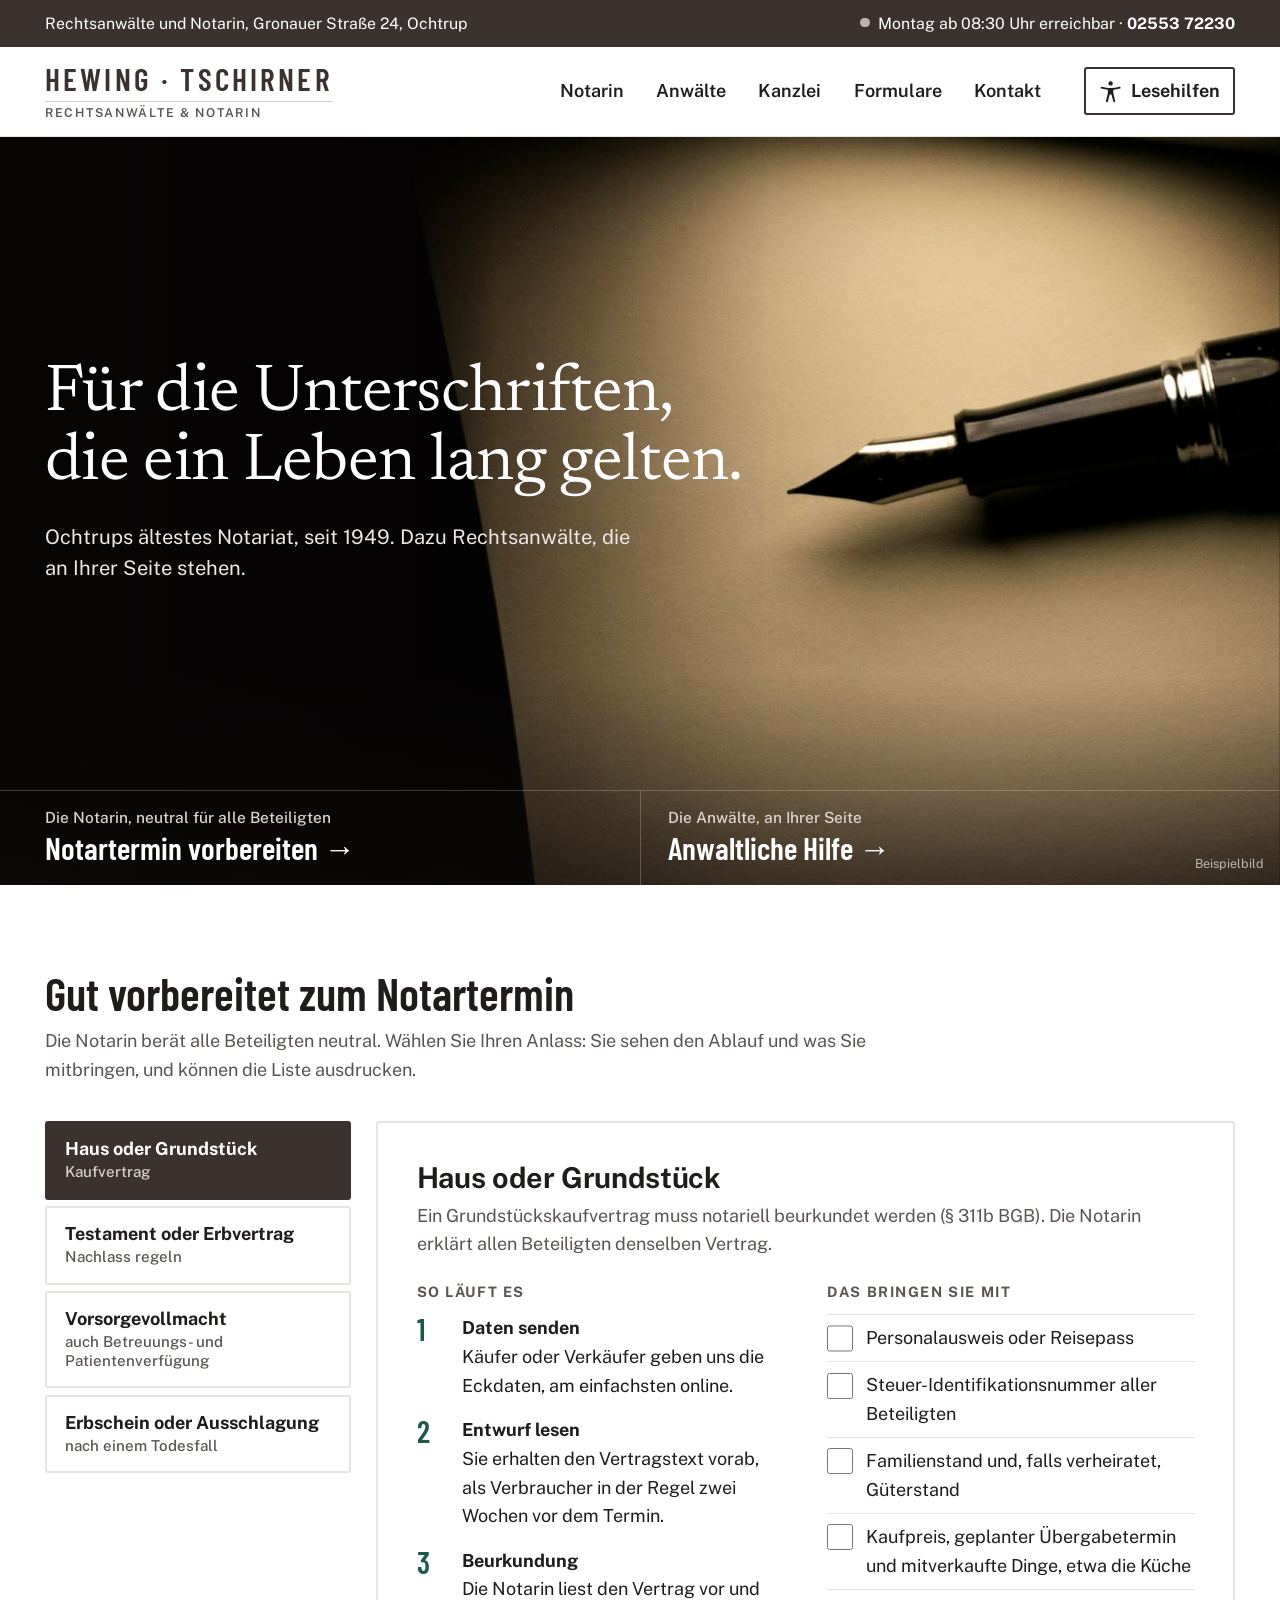
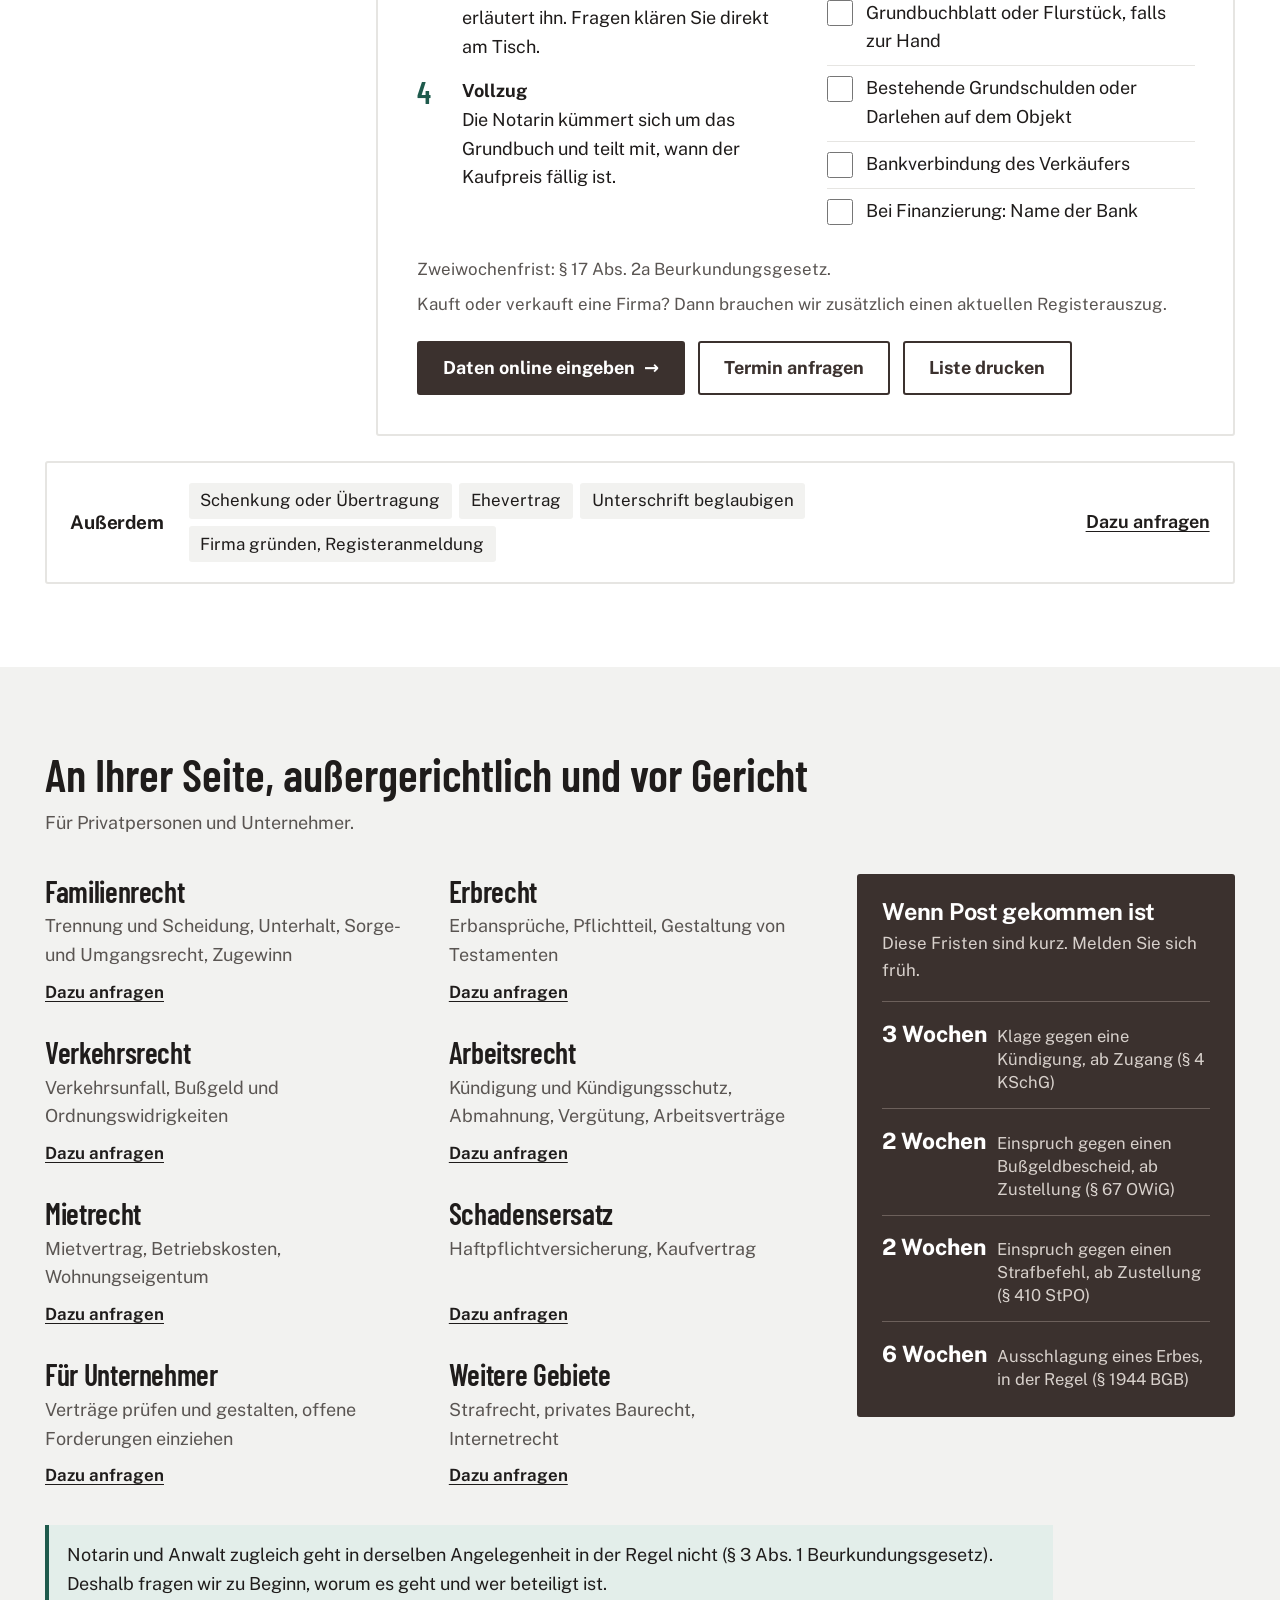
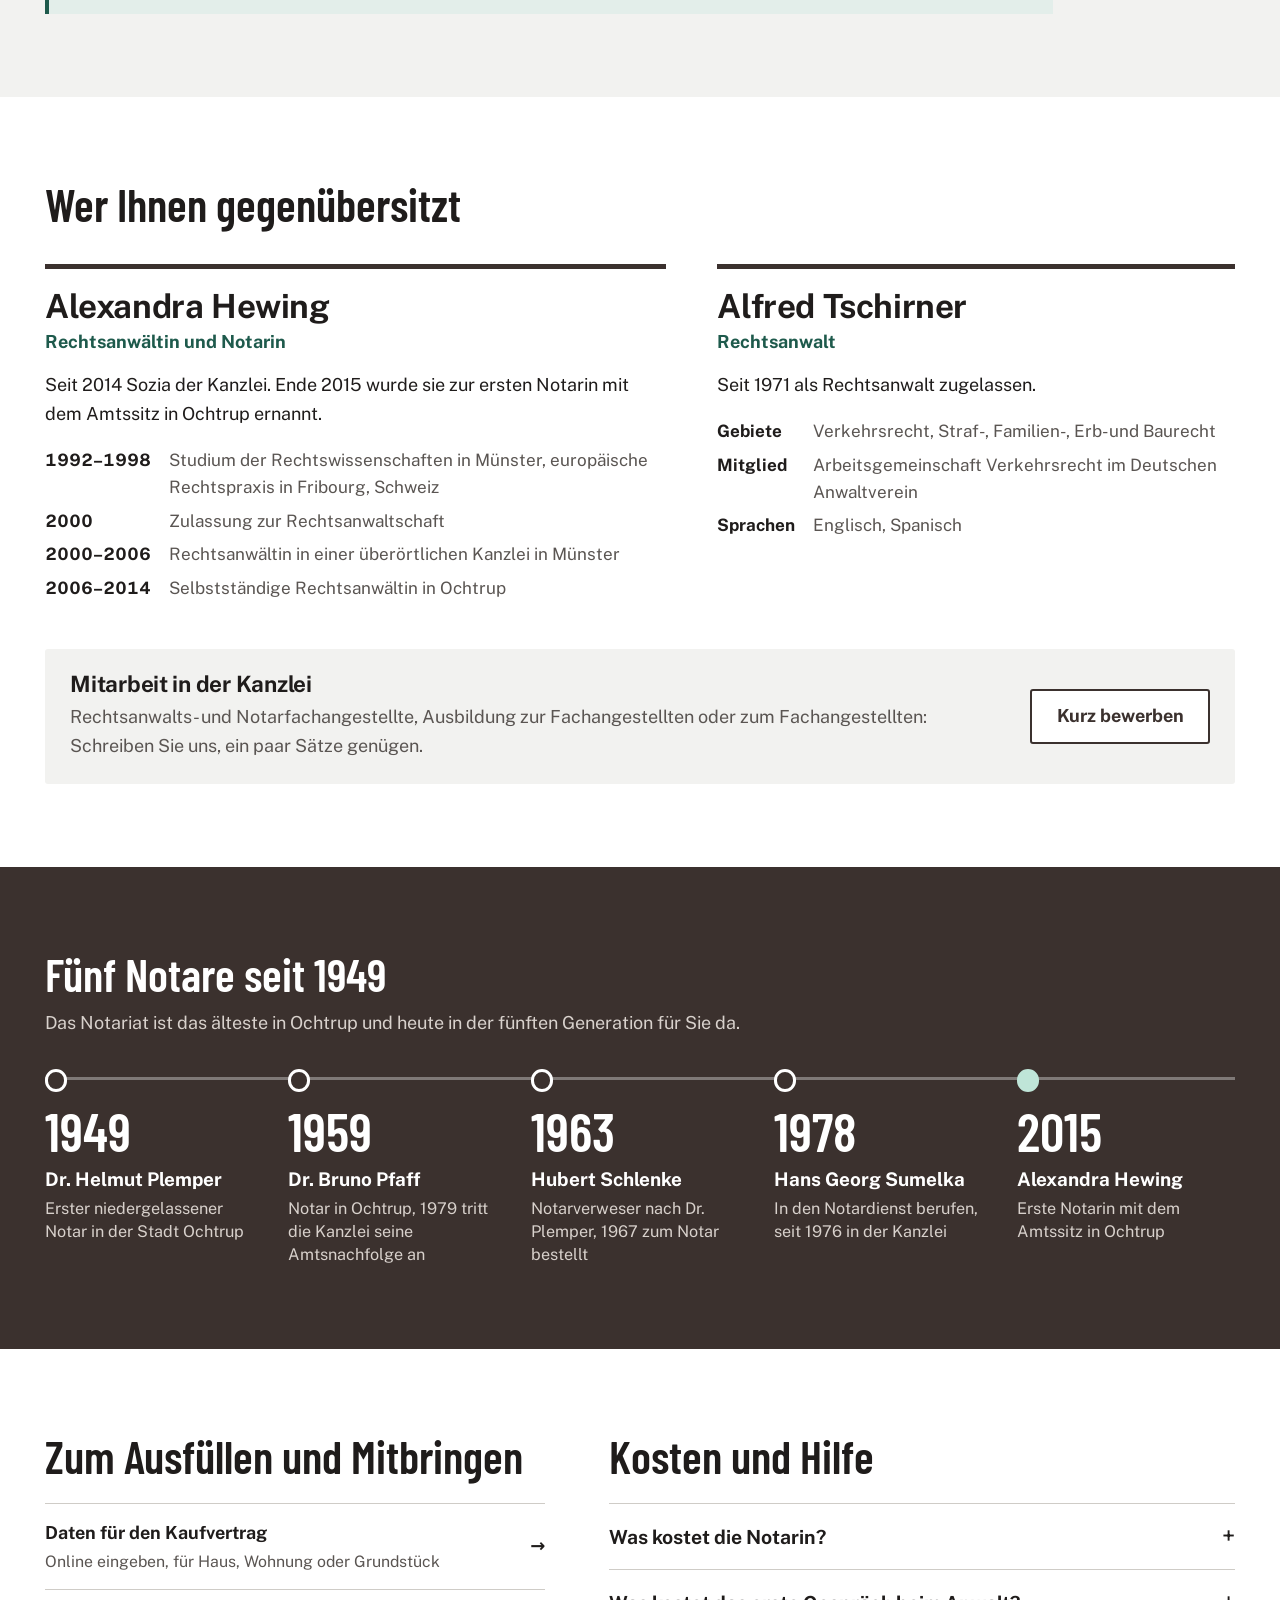
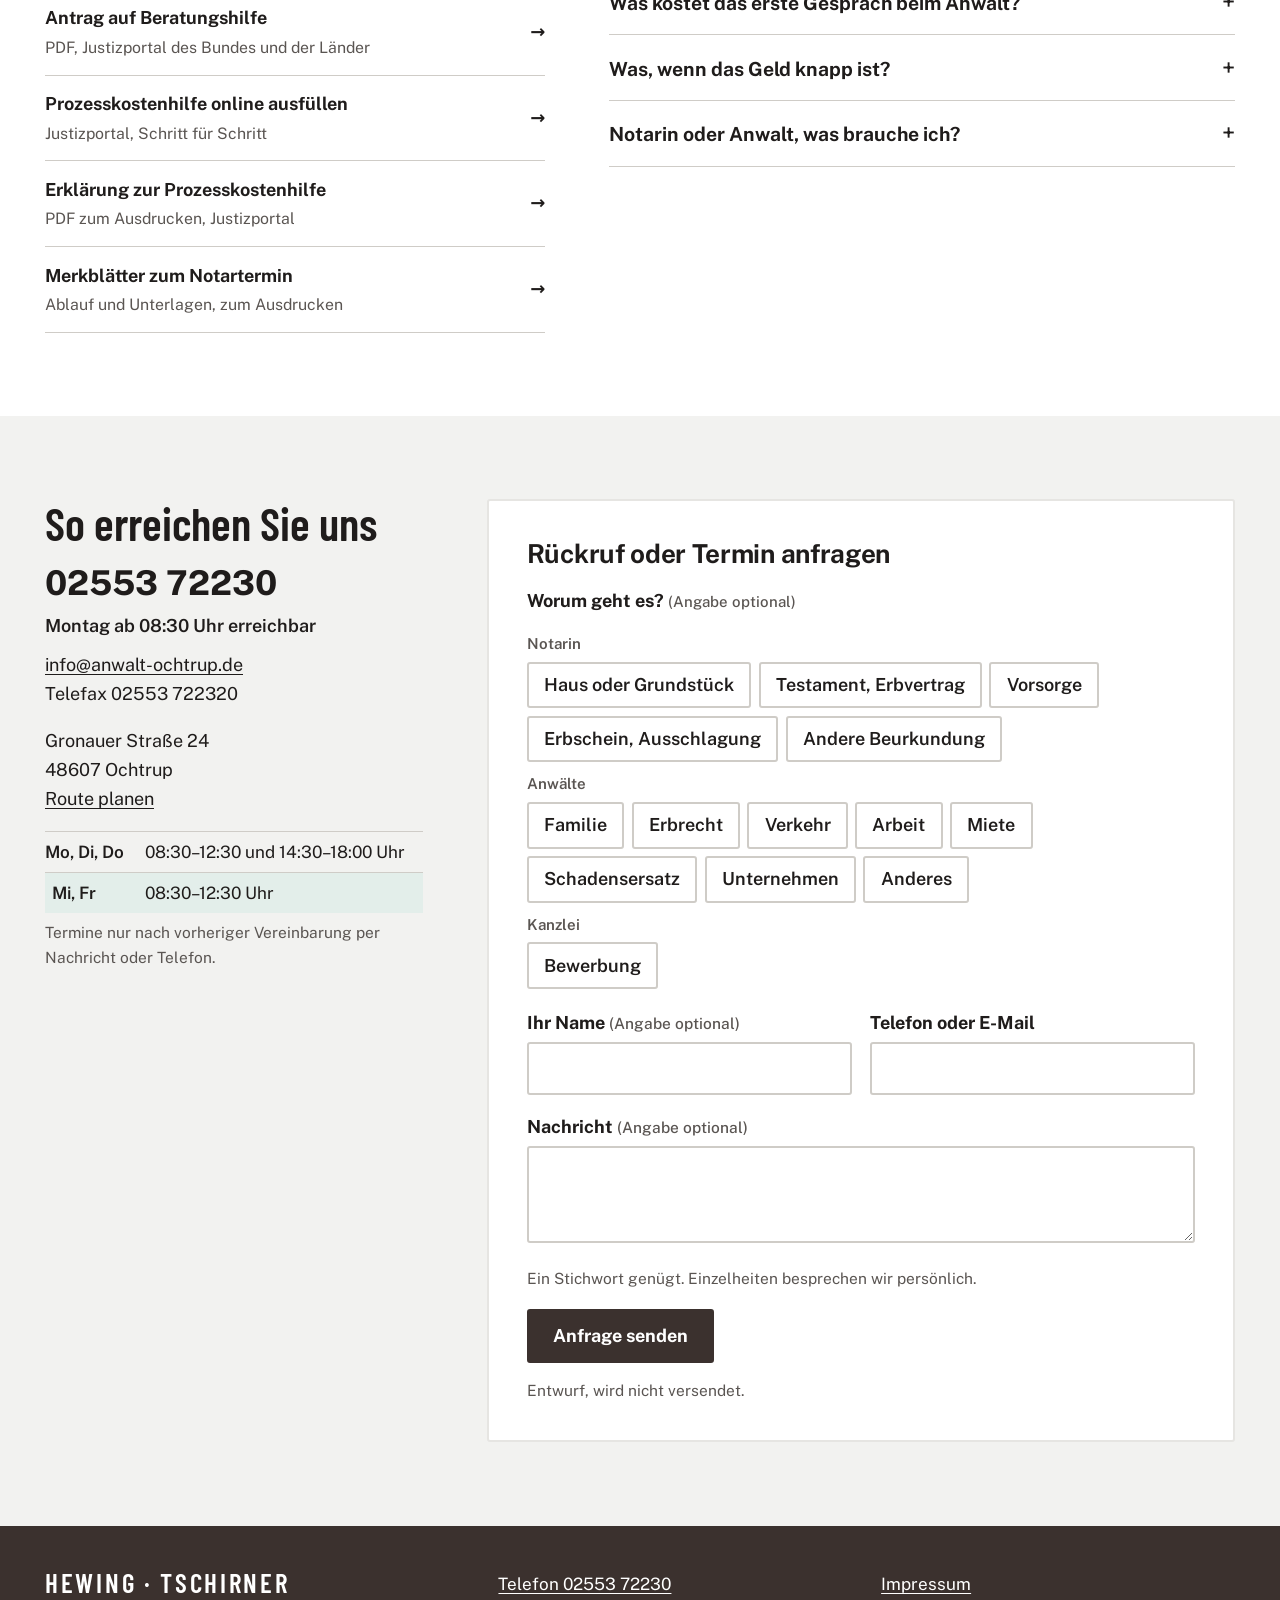
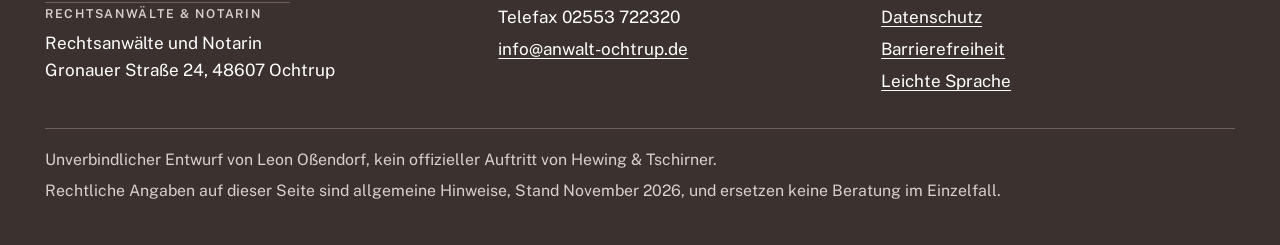
<file: index.html>
<!doctype html>
<html lang="de-DE">
<head>
<meta charset="utf-8">
<meta name="viewport" content="width=device-width, initial-scale=1">
<title>Hewing &amp; Tschirner, Rechtsanwälte und Notarin in Ochtrup (Entwurf)</title>
<meta name="description" content="Unverbindlicher Website-Entwurf für Hewing und Tschirner, Rechtsanwälte und Notarin, Gronauer Straße 24 in Ochtrup.">
<meta name="robots" content="noindex,nofollow">
<link rel="icon" href="img/favicon.svg" type="image/svg+xml">
<link rel="preload" href="fonts/public-sans-var.woff2" as="font" type="font/woff2" crossorigin>
<link rel="preload" href="fonts/barlow-condensed-600.woff2" as="font" type="font/woff2" crossorigin>
<link rel="preload" href="fonts/newsreader.woff2" as="font" type="font/woff2" crossorigin>
<link rel="stylesheet" href="css/site.css">
<script>document.documentElement.classList.add('js')</script>
</head>
<body>
<a class="skip" href="#inhalt">Zum Inhalt springen</a>
<div class="kopfband" role="region" aria-label="Erreichbarkeit">
  <div class="wrap">
    <p class="ort">Rechtsanwälte und Notarin, Gronauer Straße 24, Ochtrup</p>
    <p data-offen="nein"><span class="status-punkt" aria-hidden="true"></span><span data-status>Telefon</span> · <a href="tel:+49255372230">02553 72230</a></p>
  </div>
</div>
<header class="kopf">
  <div class="wrap kopf-innen">
    <a class="marke" href="#inhalt" aria-label="Hewing und Tschirner, Rechtsanwälte und Notarin, zur Startseite">Hewing · Tschirner<small>Rechtsanwälte &amp; Notarin</small></a>
    <button type="button" class="menu-knopf" aria-expanded="false" aria-controls="hauptmenue">Menü</button>
    <nav class="nav" id="hauptmenue" aria-label="Hauptmenü">
      <ul>
        <li><a href="#notarin">Notarin</a></li>
        <li><a href="#anwaelte">Anwälte</a></li>
        <li><a href="#kanzlei">Kanzlei</a></li>
        <li><a href="#formulare">Formulare</a></li>
        <li><a href="#kontakt">Kontakt</a></li>
      </ul>
    </nav>
    <button type="button" class="hilfe-knopf" aria-expanded="false" aria-controls="lesehilfen" aria-label="Barrierefreiheit: Lesehilfen öffnen"><svg viewBox="0 0 24 24" aria-hidden="true" fill="currentColor"><circle cx="12" cy="4.2" r="2.1"/><path d="M3.6 7.3c-.5-.1-1 .2-1.1.7s.2 1 .7 1.1c2.2.6 4.3 1 6.2 1.1v3.3L7.6 21c-.1.5.2 1 .7 1.1.5.1 1-.2 1.1-.7l1.8-6.6h1.6l1.8 6.6c.1.5.6.8 1.1.7.5-.1.8-.6.7-1.1l-1.8-7.5v-3.3c1.9-.1 4-.5 6.2-1.1.5-.1.8-.6.7-1.1s-.6-.8-1.1-.7c-5.8 1.6-10.6 1.6-16.8 0z"/></svg><span class="wort">Lesehilfen</span></button>
  </div>
  <div class="hilfe-panel" id="lesehilfen" hidden>
    <h2>Lesehilfen</h2>
    <div class="hilfe-zeile"><span id="sg">Schriftgröße</span>
      <div class="stufen" role="group" aria-labelledby="sg">
        <button type="button" data-schrift="0" aria-pressed="true">A<span class="nur-vorleser"> normal</span></button>
        <button type="button" data-schrift="1" aria-pressed="false">A+<span class="nur-vorleser"> größer</span></button>
        <button type="button" data-schrift="2" aria-pressed="false">A++<span class="nur-vorleser"> am größten</span></button>
      </div>
    </div>
    <div class="hilfe-zeile"><span id="h1">Hoher Kontrast</span><button type="button" class="schalter" data-klasse="kontrast" aria-labelledby="h1" aria-pressed="false">Aus</button></div>
    <div class="hilfe-zeile"><span id="h2">Mehr Zeilenabstand</span><button type="button" class="schalter" data-klasse="luftig" aria-labelledby="h2" aria-pressed="false">Aus</button></div>
    <div class="hilfe-zeile"><span id="h3">Links hervorheben</span><button type="button" class="schalter" data-klasse="links" aria-labelledby="h3" aria-pressed="false">Aus</button></div>
    <div class="hilfe-zeile"><span id="h4">Bewegungen aus</span><button type="button" class="schalter" data-klasse="ruhig" aria-labelledby="h4" aria-pressed="false">Aus</button></div>
    <div class="hilfe-zeile"><span id="h5">Vorlesen</span><button type="button" class="schalter" data-vorlesen aria-labelledby="h5" aria-pressed="false">Aus</button></div>
    <div class="hilfe-links">
      <a href="leichte-sprache.html">Leichte Sprache</a>
      <a href="barrierefreiheit.html">Erklärung zur Barrierefreiheit</a>
    </div>
  </div>
</header>
<main id="inhalt" tabindex="-1">

<section class="start" aria-labelledby="start-h">
  <picture class="start-bild"><source media="(max-width:640px)" srcset="img/held-m.jpg" width="900" height="1293"><img src="img/held.jpg" alt="" width="2400" height="823" fetchpriority="high"></picture>
  <div class="wrap start-text">
    <h1 id="start-h">Für die Unterschriften, die ein Leben lang gelten.</h1>
    <p class="start-satz">Ochtrups ältestes Notariat, seit 1949. Dazu Rechtsanwälte, die an Ihrer Seite stehen.</p>
  </div>
  <p class="beispielbild">Beispielbild</p>
  <nav class="start-wege" aria-label="Ihr Anliegen">
    <div class="wrap">
      <a href="#notarin"><small>Die Notarin, neutral für alle Beteiligten</small>Notartermin vorbereiten <span aria-hidden="true">→</span></a>
      <a href="#anwaelte"><small>Die Anwälte, an Ihrer Seite</small>Anwaltliche Hilfe <span aria-hidden="true">→</span></a>
    </div>
  </nav>
</section>

<section class="abschnitt" id="notarin" aria-labelledby="notarin-h">
  <div class="wrap">
    <div class="kopfzeile" data-zeigen>
      <h2 id="notarin-h">Gut vorbereitet zum Notartermin</h2>
      <p class="leise">Die Notarin berät alle Beteiligten neutral. Wählen Sie Ihren Anlass: Sie sehen den Ablauf und was Sie mitbringen, und können die Liste ausdrucken.</p>
    </div>
    <div class="termin" data-zeigen>
      <div class="reiter" role="tablist" aria-label="Anlass wählen" aria-orientation="vertical"><button type="button" role="tab" id="tab-haus" data-blatt="haus" aria-controls="blatt-haus" aria-selected="true">Haus oder Grundstück<small>Kaufvertrag</small></button><button type="button" role="tab" id="tab-testament" data-blatt="testament" aria-controls="blatt-testament" aria-selected="false">Testament oder Erbvertrag<small>Nachlass regeln</small></button><button type="button" role="tab" id="tab-vorsorge" data-blatt="vorsorge" aria-controls="blatt-vorsorge" aria-selected="false">Vorsorgevollmacht<small>auch Betreuungs- und Patientenverfügung</small></button><button type="button" role="tab" id="tab-erbschein" data-blatt="erbschein" aria-controls="blatt-erbschein" aria-selected="false">Erbschein oder Ausschlagung<small>nach einem Todesfall</small></button></div>
      <div><div class="blatt" id="blatt-haus" role="tabpanel" aria-labelledby="tab-haus" tabindex="0">
      <div class="druck-kopf"><b>Hewing &amp; Tschirner</b>Rechtsanwälte und Notarin, Gronauer Straße 24, 48607 Ochtrup, Telefon 02553 72230</div>
      <h3>Haus oder Grundstück</h3>
      <p class="leise">Ein Grundstückskaufvertrag muss notariell beurkundet werden (§&nbsp;311b BGB). Die Notarin erklärt allen Beteiligten denselben Vertrag.</p>
      <div class="blatt-teil">
        <div><h4>So läuft es</h4><ol class="schritte"><li><span><b>Daten senden</b> Käufer oder Verkäufer geben uns die Eckdaten, am einfachsten online.</span></li><li><span><b>Entwurf lesen</b> Sie erhalten den Vertragstext vorab, als Verbraucher in der Regel zwei Wochen vor dem Termin.</span></li><li><span><b>Beurkundung</b> Die Notarin liest den Vertrag vor und erläutert ihn. Fragen klären Sie direkt am Tisch.</span></li><li><span><b>Vollzug</b> Die Notarin kümmert sich um das Grundbuch und teilt mit, wann der Kaufpreis fällig ist.</span></li></ol></div>
        <div><h4>Das bringen Sie mit</h4><ul class="haken"><li><label><input type="checkbox"><span>Personalausweis oder Reisepass</span></label></li><li><label><input type="checkbox"><span>Steuer-Identifikationsnummer aller Beteiligten</span></label></li><li><label><input type="checkbox"><span>Familienstand und, falls verheiratet, Güterstand</span></label></li><li><label><input type="checkbox"><span>Kaufpreis, geplanter Übergabetermin und mitverkaufte Dinge, etwa die Küche</span></label></li><li><label><input type="checkbox"><span>Grundbuchblatt oder Flurstück, falls zur Hand</span></label></li><li><label><input type="checkbox"><span>Bestehende Grundschulden oder Darlehen auf dem Objekt</span></label></li><li><label><input type="checkbox"><span>Bankverbindung des Verkäufers</span></label></li><li><label><input type="checkbox"><span>Bei Finanzierung: Name der Bank</span></label></li></ul></div>
      </div>
      <div class="gut"><p class="leise">Zweiwochenfrist: §&nbsp;17 Abs. 2a Beurkundungsgesetz.</p><p class="leise">Kauft oder verkauft eine Firma? Dann brauchen wir zusätzlich einen aktuellen Registerauszug.</p></div>
      <div class="blatt-knoepfe">
        <a class="knopf" href="datenblatt.html">Daten online eingeben <span class="pfeil" aria-hidden="true">→</span></a>
        <a class="knopf zweit" href="#kontakt" data-wahl="haus">Termin anfragen</a>
        <button type="button" class="knopf zweit" data-drucken>Liste drucken</button>
      </div>
    </div>
<div class="blatt" id="blatt-testament" role="tabpanel" aria-labelledby="tab-testament" tabindex="0">
      <div class="druck-kopf"><b>Hewing &amp; Tschirner</b>Rechtsanwälte und Notarin, Gronauer Straße 24, 48607 Ochtrup, Telefon 02553 72230</div>
      <h3>Testament oder Erbvertrag</h3>
      <p class="leise">Die Notarin hält Ihren Willen klar und eindeutig fest und sorgt dafür, dass er im Erbfall gefunden wird.</p>
      <div class="blatt-teil">
        <div><h4>So läuft es</h4><ol class="schritte"><li><span><b>Vorgespräch</b> Sie schildern Familie, Vermögen und Wünsche.</span></li><li><span><b>Entwurf lesen</b> Sie erhalten den Text vorab und können in Ruhe Änderungen nennen.</span></li><li><span><b>Beurkundung</b> Die Notarin liest die Urkunde vor und erläutert sie.</span></li><li><span><b>Verwahrung</b> Die Urkunde kommt in die besondere amtliche Verwahrung und wird im Zentralen Testamentsregister erfasst.</span></li></ol></div>
        <div><h4>Das bringen Sie mit</h4><ul class="haken"><li><label><input type="checkbox"><span>Personalausweis oder Reisepass</span></label></li><li><label><input type="checkbox"><span>Namen, Geburtsdaten und Anschriften der Bedachten</span></label></li><li><label><input type="checkbox"><span>Frühere Testamente oder Erbverträge</span></label></li><li><label><input type="checkbox"><span>Ehevertrag, falls vorhanden</span></label></li><li><label><input type="checkbox"><span>Grober Überblick über das Vermögen</span></label></li><li><label><input type="checkbox"><span>Angaben zu Immobilien</span></label></li></ul></div>
      </div>
      <div class="gut"><p class="leise">Verwahrung: §&nbsp;34 Beurkundungsgesetz.</p><p class="leise">Ein notarielles Testament kann beim Grundbuchamt den Erbschein ersetzen (§&nbsp;35 Abs. 1 Grundbuchordnung).</p></div>
      <div class="blatt-knoepfe">
        
        <a class="knopf" href="#kontakt" data-wahl="testament">Termin anfragen</a>
        <button type="button" class="knopf zweit" data-drucken>Liste drucken</button>
      </div>
    </div>
<div class="blatt" id="blatt-vorsorge" role="tabpanel" aria-labelledby="tab-vorsorge" tabindex="0">
      <div class="druck-kopf"><b>Hewing &amp; Tschirner</b>Rechtsanwälte und Notarin, Gronauer Straße 24, 48607 Ochtrup, Telefon 02553 72230</div>
      <h3>Vorsorgevollmacht</h3>
      <p class="leise">Sie bestimmen, wer für Sie entscheidet, falls Sie es selbst einmal nicht mehr können.</p>
      <div class="blatt-teil">
        <div><h4>So läuft es</h4><ol class="schritte"><li><span><b>Vorgespräch</b> Wer soll für Sie handeln, und in welchen Angelegenheiten?</span></li><li><span><b>Entwurf lesen</b> Sie erhalten den Text vorab.</span></li><li><span><b>Beurkundung</b> Die Notarin vergewissert sich, dass die Vollmacht Ihrem Willen entspricht.</span></li><li><span><b>Registrierung</b> Auf Wunsch wird die Vollmacht im Zentralen Vorsorgeregister eingetragen.</span></li></ol></div>
        <div><h4>Das bringen Sie mit</h4><ul class="haken"><li><label><input type="checkbox"><span>Personalausweis oder Reisepass</span></label></li><li><label><input type="checkbox"><span>Namen, Geburtsdaten und Anschriften der Bevollmächtigten</span></label></li><li><label><input type="checkbox"><span>Vorhandene Vollmachten oder Verfügungen</span></label></li><li><label><input type="checkbox"><span>Ihre Wünsche zur medizinischen Behandlung, wenn Sie eine Patientenverfügung möchten</span></label></li></ul></div>
      </div>
      <div class="gut"><p class="leise">Sie können nicht in die Kanzlei kommen? Sagen Sie es uns bei der Terminabsprache.</p></div>
      <div class="blatt-knoepfe">
        
        <a class="knopf" href="#kontakt" data-wahl="vorsorge">Termin anfragen</a>
        <button type="button" class="knopf zweit" data-drucken>Liste drucken</button>
      </div>
    </div>
<div class="blatt" id="blatt-erbschein" role="tabpanel" aria-labelledby="tab-erbschein" tabindex="0">
      <div class="druck-kopf"><b>Hewing &amp; Tschirner</b>Rechtsanwälte und Notarin, Gronauer Straße 24, 48607 Ochtrup, Telefon 02553 72230</div>
      <h3>Erbschein oder Ausschlagung</h3>
      <p class="leise">Nach einem Todesfall läuft eine Frist. Rufen Sie uns möglichst früh an, wir sagen Ihnen, was zu tun ist.</p><p class="frist-hinweis">Ein Erbe lässt sich nur binnen sechs Wochen ausschlagen, in Fällen mit Auslandsbezug binnen sechs Monaten. Die Frist beginnt in der Regel, sobald Sie vom Erbfall und vom Grund Ihrer Berufung wissen (§&nbsp;1944 BGB).</p>
      <div class="blatt-teil">
        <div><h4>So läuft es</h4><ol class="schritte"><li><span><b>Früh melden</b> Wir klären am Telefon, was Sie brauchen, und nennen den nächsten freien Termin.</span></li><li><span><b>Vorbereitung</b> Wir bereiten den Erbscheinsantrag oder die Ausschlagungserklärung vor.</span></li><li><span><b>Termin</b> Sie unterschreiben bei der Notarin.</span></li><li><span><b>Einreichung</b> Die Erklärung geht an das Nachlassgericht.</span></li></ol></div>
        <div><h4>Das bringen Sie mit</h4><ul class="haken"><li><label><input type="checkbox"><span>Personalausweis oder Reisepass</span></label></li><li><label><input type="checkbox"><span>Sterbeurkunde</span></label></li><li><label><input type="checkbox"><span>Testament oder Erbvertrag und Eröffnungsprotokoll, falls vorhanden</span></label></li><li><label><input type="checkbox"><span>Familienstammbuch oder Geburts- und Heiratsurkunden</span></label></li><li><label><input type="checkbox"><span>Aktenzeichen des Nachlassgerichts, falls vorhanden</span></label></li><li><label><input type="checkbox"><span>Überblick über den Nachlass</span></label></li></ul></div>
      </div>
      
      <div class="blatt-knoepfe">
        
        <a class="knopf" href="#kontakt" data-wahl="erbschein">Termin anfragen</a>
        <button type="button" class="knopf zweit" data-drucken>Liste drucken</button>
      </div>
    </div></div>
    </div>
    <div class="weitere" data-zeigen>
      <h3>Außerdem</h3>
      <ul><li>Schenkung oder Übertragung</li><li>Ehevertrag</li><li>Unterschrift beglaubigen</li><li>Firma gründen, Registeranmeldung</li></ul>
      <a href="#kontakt" data-wahl="notar-sonst">Dazu anfragen</a>
    </div>
  </div>
</section>

<section class="abschnitt grau" id="anwaelte" aria-labelledby="rg-h">
  <div class="wrap">
    <div class="kopfzeile" data-zeigen>
      <h2 id="rg-h">An Ihrer Seite, außergerichtlich und vor Gericht</h2>
      <p class="leise">Für Privatpersonen und Unternehmer.</p>
    </div>
    <div class="gebiete-raster">
      <ul class="gebiete" data-zeigen><li id="g-familie"><h3>Familienrecht</h3><p>Trennung und Scheidung, Unterhalt, Sorge- und Umgangsrecht, Zugewinn</p><a href="#kontakt" data-wahl="familie">Dazu anfragen</a></li>
<li id="g-erbrecht"><h3>Erbrecht</h3><p>Erbansprüche, Pflichtteil, Gestaltung von Testamenten</p><a href="#kontakt" data-wahl="erbrecht">Dazu anfragen</a></li>
<li id="g-verkehr"><h3>Verkehrsrecht</h3><p>Verkehrsunfall, Bußgeld und Ordnungswidrigkeiten</p><a href="#kontakt" data-wahl="verkehr">Dazu anfragen</a></li>
<li id="g-arbeit"><h3>Arbeitsrecht</h3><p>Kündigung und Kündigungsschutz, Abmahnung, Vergütung, Arbeitsverträge</p><a href="#kontakt" data-wahl="arbeit">Dazu anfragen</a></li>
<li id="g-miete"><h3>Mietrecht</h3><p>Mietvertrag, Betriebskosten, Wohnungseigentum</p><a href="#kontakt" data-wahl="miete">Dazu anfragen</a></li>
<li id="g-schaden"><h3>Schadensersatz</h3><p>Haftpflichtversicherung, Kaufvertrag</p><a href="#kontakt" data-wahl="schaden">Dazu anfragen</a></li>
<li id="g-unternehmen"><h3>Für Unternehmer</h3><p>Verträge prüfen und gestalten, offene Forderungen einziehen</p><a href="#kontakt" data-wahl="unternehmen">Dazu anfragen</a></li>
<li id="g-weitere"><h3>Weitere Gebiete</h3><p>Strafrecht, privates Baurecht, Internetrecht</p><a href="#kontakt" data-wahl="weitere">Dazu anfragen</a></li></ul>
      <div class="fristen" data-zeigen>
        <h3 id="f-h">Wenn Post gekommen ist</h3>
        <p>Diese Fristen sind kurz. Melden Sie sich früh.</p>
        <ul>
          <li><b>3 Wochen</b><span>Klage gegen eine Kündigung, ab Zugang (§&nbsp;4 KSchG)</span></li>
          <li><b>2 Wochen</b><span>Einspruch gegen einen Bußgeldbescheid, ab Zustellung (§&nbsp;67 OWiG)</span></li>
          <li><b>2 Wochen</b><span>Einspruch gegen einen Strafbefehl, ab Zustellung (§&nbsp;410 StPO)</span></li>
          <li><b>6 Wochen</b><span>Ausschlagung eines Erbes, in der Regel (§&nbsp;1944 BGB)</span></li>
        </ul>
      </div>
    </div>
    <div class="hinweis-zeile" data-zeigen>
      <p>Notarin und Anwalt zugleich geht in derselben Angelegenheit in der Regel nicht (§&nbsp;3 Abs.&nbsp;1 Beurkundungsgesetz). Deshalb fragen wir zu Beginn, worum es geht und wer beteiligt ist.</p>
    </div>
  </div>
</section>

<section class="abschnitt" id="kanzlei" aria-labelledby="ka-h">
  <div class="wrap">
    <div class="kopfzeile" data-zeigen>
      <h2 id="ka-h">Wer Ihnen gegenübersitzt</h2>
    </div>
    <div class="personen">
      <article class="person" data-zeigen>
        <h3>Alexandra Hewing</h3>
        <p class="amt">Rechtsanwältin und Notarin</p>
        <p>Seit 2014 Sozia der Kanzlei. Ende 2015 wurde sie zur ersten Notarin mit dem Amtssitz in Ochtrup ernannt.</p>
        <dl>
          <dt>1992–1998</dt><dd>Studium der Rechtswissenschaften in Münster, europäische Rechtspraxis in Fribourg, Schweiz</dd>
          <dt>2000</dt><dd>Zulassung zur Rechtsanwaltschaft</dd>
          <dt>2000–2006</dt><dd>Rechtsanwältin in einer überörtlichen Kanzlei in Münster</dd>
          <dt>2006–2014</dt><dd>Selbstständige Rechtsanwältin in Ochtrup</dd>
        </dl>
      </article>
      <article class="person" data-zeigen>
        <h3>Alfred Tschirner</h3>
        <p class="amt">Rechtsanwalt</p>
        <p>Seit 1971 als Rechtsanwalt zugelassen.</p>
        <dl>
          <dt>Gebiete</dt><dd>Verkehrsrecht, Straf-, Familien-, Erb- und Baurecht</dd>
          <dt>Mitglied</dt><dd>Arbeitsgemeinschaft Verkehrsrecht im Deutschen Anwaltverein</dd>
          <dt>Sprachen</dt><dd>Englisch, Spanisch</dd>
        </dl>
      </article>
    </div>
    <div class="mitarbeit" data-zeigen>
      <div>
        <h3>Mitarbeit in der Kanzlei</h3>
        <p>Rechtsanwalts- und Notarfachangestellte, Ausbildung zur Fachangestellten oder zum Fachangestellten: Schreiben Sie uns, ein paar Sätze genügen.</p>
      </div>
      <a class="knopf zweit" href="#kontakt" data-wahl="bewerbung">Kurz bewerben</a>
    </div>
  </div>
</section>

<section class="abschnitt dunkel" aria-labelledby="af-h">
  <div class="wrap">
    <div class="kopfzeile" data-zeigen>
      <h2 id="af-h">Fünf Notare seit 1949</h2>
      <p class="leise">Das Notariat ist das älteste in Ochtrup und heute in der fünften Generation für Sie da.</p>
    </div>
    <ol class="folge" data-zeigen>
      <li><time datetime="1949">1949</time><b>Dr. Helmut Plemper</b><span>Erster niedergelassener Notar in der Stadt Ochtrup</span></li>
      <li><time datetime="1959">1959</time><b>Dr. Bruno Pfaff</b><span>Notar in Ochtrup, 1979 tritt die Kanzlei seine Amtsnachfolge an</span></li>
      <li><time datetime="1963">1963</time><b>Hubert Schlenke</b><span>Notarverweser nach Dr. Plemper, 1967 zum Notar bestellt</span></li>
      <li><time datetime="1978">1978</time><b>Hans Georg Sumelka</b><span>In den Notardienst berufen, seit 1976 in der Kanzlei</span></li>
      <li><time datetime="2015">2015</time><b>Alexandra Hewing</b><span>Erste Notarin mit dem Amtssitz in Ochtrup</span></li>
    </ol>
  </div>
</section>

<section class="abschnitt" id="formulare" aria-labelledby="fo-h">
  <div class="wrap zwei-spalten">
    <div data-zeigen>
      <h2 id="fo-h">Zum Ausfüllen und Mitbringen</h2>
      <ul class="formulare" style="margin-top:1.3rem">
        <li><a href="datenblatt.html"><b>Daten für den Kaufvertrag</b><small>Online eingeben, für Haus, Wohnung oder Grundstück</small></a></li>
        <li><a href="https://www.justiz.de/service/formular/dateien/agI1.pdf"><b>Antrag auf Beratungshilfe</b><small>PDF, Justizportal des Bundes und der Länder</small></a></li>
        <li><a href="https://service.justiz.de/prozesskostenhilfe/formular-ausfuellen"><b>Prozesskostenhilfe online ausfüllen</b><small>Justizportal, Schritt für Schritt</small></a></li>
        <li><a href="https://www.justiz.de/service/formular/dateien/zp1a.pdf"><b>Erklärung zur Prozesskostenhilfe</b><small>PDF zum Ausdrucken, Justizportal</small></a></li>
        <li><a href="#notarin"><b>Merkblätter zum Notartermin</b><small>Ablauf und Unterlagen, zum Ausdrucken</small></a></li>
      </ul>
    </div>
    <div data-zeigen>
      <h2 id="ko-h">Kosten und Hilfe</h2>
      <div class="fragen" style="margin-top:1.3rem">
        <details>
          <summary>Was kostet die Notarin?</summary>
          <div class="antwort"><p>Die Gebühren sind gesetzlich festgelegt und richten sich nach dem Wert der Sache. Sie gelten für alle Notare in Deutschland gleich, Vereinbarungen über die Höhe sind unwirksam (§&nbsp;125 Gerichts- und Notarkostengesetz). Vor dem Termin nennen wir Ihnen gern den voraussichtlichen Betrag.</p></div>
        </details>
        <details>
          <summary>Was kostet das erste Gespräch beim Anwalt?</summary>
          <div class="antwort"><p>Für Verbraucher höchstens 190 Euro zuzüglich Umsatzsteuer, wenn nichts anderes vereinbart ist (§&nbsp;34 Rechtsanwaltsvergütungsgesetz). Die Höhe sprechen wir vorab mit Ihnen ab.</p></div>
        </details>
        <details>
          <summary>Was, wenn das Geld knapp ist?</summary>
          <div class="antwort"><p>Bei geringem Einkommen gibt es Beratungshilfe. Der Eigenanteil beträgt 15 Euro, er kann erlassen werden. Für ein Gerichtsverfahren gibt es Prozess- oder Verfahrenskostenhilfe. Die Formulare finden Sie links.</p></div>
        </details>
        <details>
          <summary>Notarin oder Anwalt, was brauche ich?</summary>
          <div class="antwort"><p>Soll etwas beurkundet werden, etwa ein Grundstückskauf, ist die Notarin zuständig. Sie berät alle Beteiligten neutral. Geht es um Ihre eigenen Interessen gegenüber einer anderen Seite, vertritt Sie ein Anwalt. Am Telefon klären wir in wenigen Minuten, was für Sie passt.</p></div>
        </details>
      </div>
    </div>
  </div>
</section>

<section class="abschnitt grau" id="kontakt" aria-labelledby="ko2-h">
  <div class="wrap kontakt-raster">
    <div class="kontakt-daten" data-zeigen>
      <h2 id="ko2-h">So erreichen Sie uns</h2>
      <a class="tel-gross" href="tel:+49255372230">02553 72230</a>
      <p class="status" data-status></p>
      <p><a href="mailto:info@anwalt-ochtrup.de">info@anwalt-ochtrup.de</a><br>Telefax 02553 722320</p>
      <p>Gronauer Straße 24<br>48607 Ochtrup<br><a href="https://www.google.com/maps/dir/?api=1&amp;destination=Gronauer+Stra%C3%9Fe+24%2C+48607+Ochtrup">Route planen</a></p>
      <table class="zeiten">
        <caption class="nur-vorleser">Öffnungszeiten</caption>
        <tr data-tag="1,2,4"><th scope="row">Mo, Di, Do</th><td>08:30–12:30 und 14:30–18:00 Uhr</td></tr>
        <tr data-tag="3,5"><th scope="row">Mi, Fr</th><td>08:30–12:30 Uhr</td></tr>
      </table>
      <p class="leise klein">Termine nur nach vorheriger Vereinbarung per Nachricht oder Telefon.</p>
    </div>
    <form class="formular" data-demo novalidate data-zeigen>
      <h3>Rückruf oder Termin anfragen</h3>
      <fieldset>
        <legend>Worum geht es? <small class="leise" style="font-weight:500">(Angabe optional)</small></legend>
        <span class="gruppe-name">Notarin</span><div class="chips"><label><input type="radio" name="anliegen" value="haus"><span>Haus oder Grundstück</span></label><label><input type="radio" name="anliegen" value="testament"><span>Testament, Erbvertrag</span></label><label><input type="radio" name="anliegen" value="vorsorge"><span>Vorsorge</span></label><label><input type="radio" name="anliegen" value="erbschein"><span>Erbschein, Ausschlagung</span></label><label><input type="radio" name="anliegen" value="notar-sonst"><span>Andere Beurkundung</span></label></div>
        <span class="gruppe-name">Anwälte</span><div class="chips"><label><input type="radio" name="anliegen" value="familie"><span>Familie</span></label><label><input type="radio" name="anliegen" value="erbrecht"><span>Erbrecht</span></label><label><input type="radio" name="anliegen" value="verkehr"><span>Verkehr</span></label><label><input type="radio" name="anliegen" value="arbeit"><span>Arbeit</span></label><label><input type="radio" name="anliegen" value="miete"><span>Miete</span></label><label><input type="radio" name="anliegen" value="schaden"><span>Schadensersatz</span></label><label><input type="radio" name="anliegen" value="unternehmen"><span>Unternehmen</span></label><label><input type="radio" name="anliegen" value="weitere"><span>Anderes</span></label></div>
        <span class="gruppe-name">Kanzlei</span><div class="chips"><label><input type="radio" name="anliegen" value="bewerbung"><span>Bewerbung</span></label></div>
      </fieldset>
      <div class="zwei">
        <div class="feld"><label for="f-name">Ihr Name <small>(Angabe optional)</small></label><input id="f-name" name="name" type="text" autocomplete="name"></div>
        <div class="feld"><label for="f-kontakt">Telefon oder E-Mail</label><input id="f-kontakt" name="kontakt" type="text" autocomplete="email" required aria-required="true"></div>
      </div>
      <div class="feld"><label for="f-text">Nachricht <small>(Angabe optional)</small></label><textarea id="f-text" name="nachricht" aria-describedby="f-text-h"></textarea>
        <p class="demo-hinweis" id="f-text-h">Ein Stichwort genügt. Einzelheiten besprechen wir persönlich.</p></div>
      <p class="fehler" role="alert" hidden></p>
      <button class="knopf" type="submit">Anfrage senden</button>
      <p class="demo-hinweis">Entwurf, wird nicht versendet.</p>
    </form>
  </div>
</section>
</main>
<footer class="fuss">
  <div class="wrap">
    <div class="fuss-raster">
      <div>
        <a class="marke" href="index.html">Hewing · Tschirner<small>Rechtsanwälte &amp; Notarin</small></a>
        <p>Rechtsanwälte und Notarin<br>Gronauer Straße 24, 48607 Ochtrup</p>
      </div>
      <ul>
        <li><a href="tel:+49255372230">Telefon 02553 72230</a></li>
        <li>Telefax 02553 722320</li>
        <li><a href="mailto:info@anwalt-ochtrup.de">info@anwalt-ochtrup.de</a></li>
      </ul>
      <ul>
        <li><a href="impressum.html">Impressum</a></li>
        <li><a href="datenschutz.html">Datenschutz</a></li>
        <li><a href="barrierefreiheit.html">Barrierefreiheit</a></li>
        <li><a href="leichte-sprache.html">Leichte Sprache</a></li>
      </ul>
    </div>
    <div class="entwurf-zeile">
      <p>Unverbindlicher Entwurf von Leon Oßendorf, kein offizieller Auftritt von Hewing &amp; Tschirner.</p>
      <p>Rechtliche Angaben auf dieser Seite sind allgemeine Hinweise, Stand November 2026, und ersetzen keine Beratung im Einzelfall.</p>
    </div>
  </div>
</footer>
<nav class="daumen" aria-label="Schnellzugriff">
  <a href="tel:+49255372230">Anrufen</a>
  <a href="index.html#kontakt">Anfrage</a>
</nav>
<script src="js/site.js"></script>
</body>
</html>
</file>
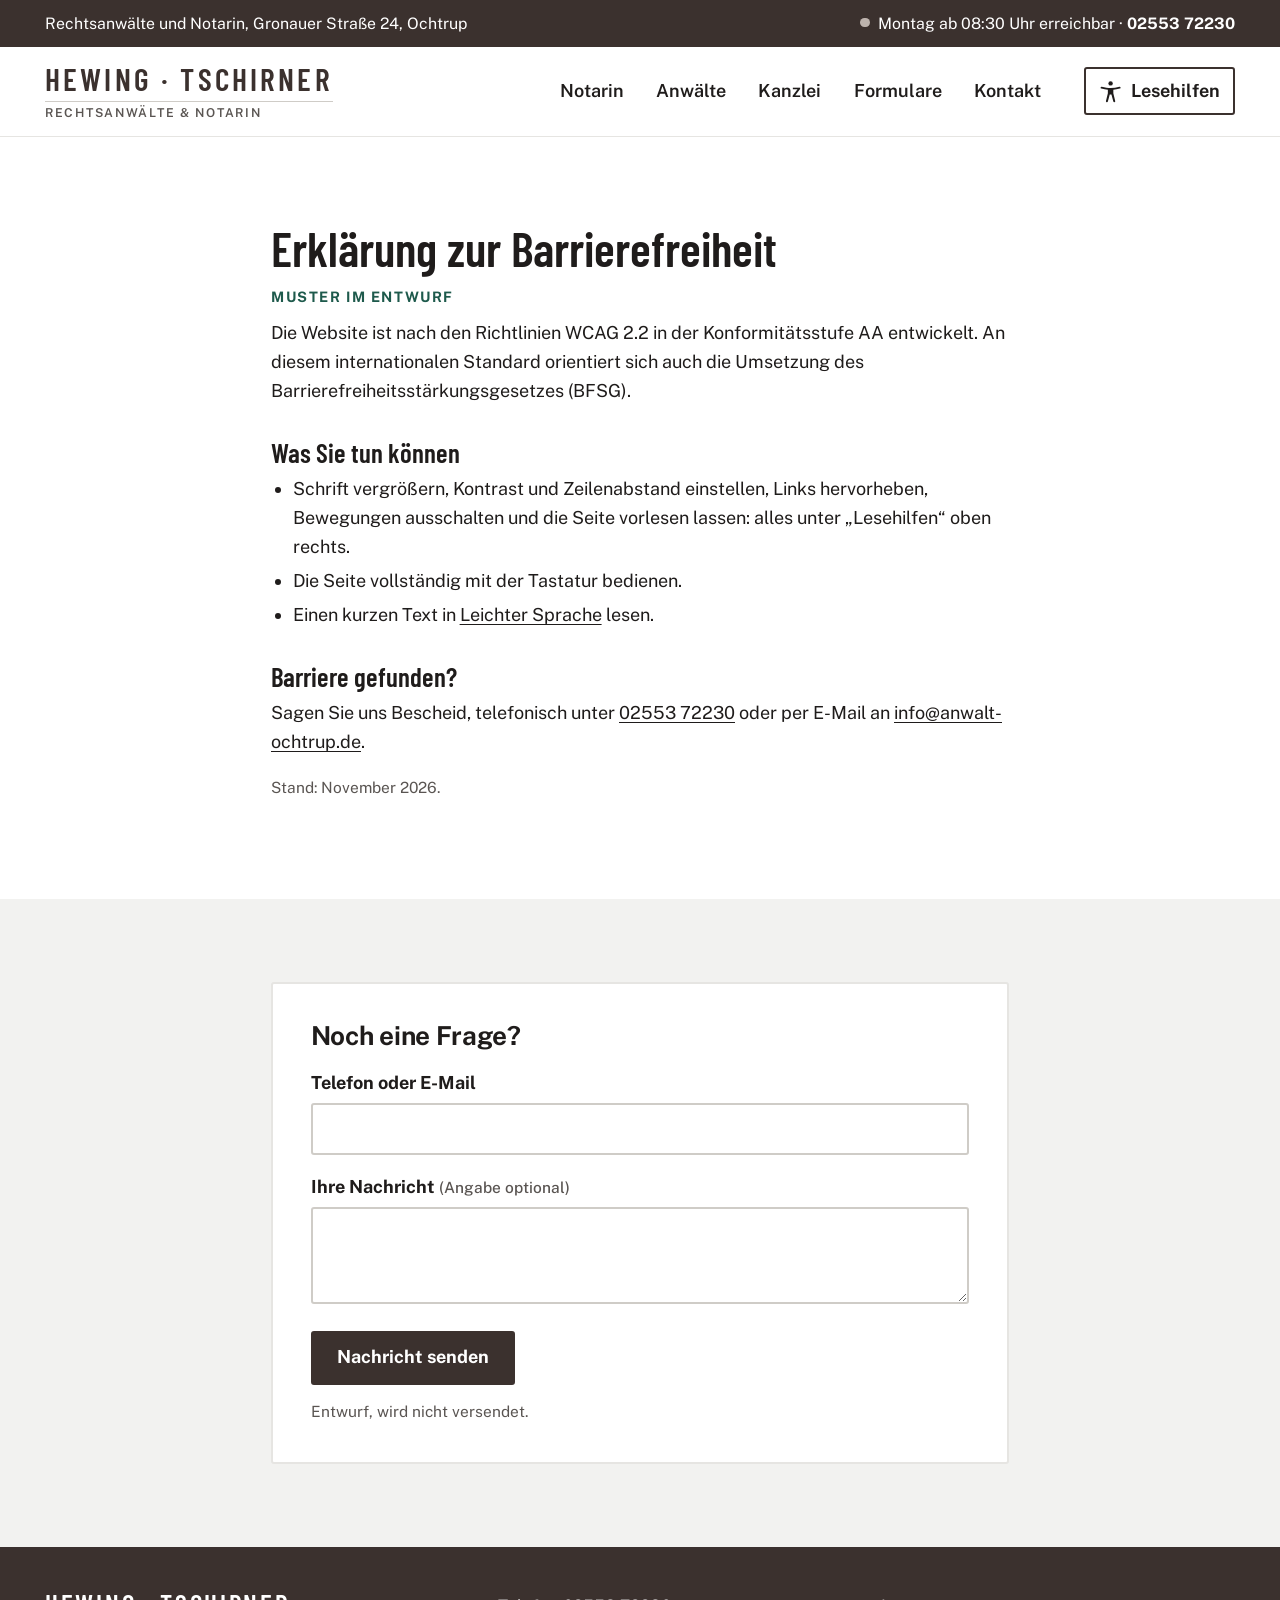
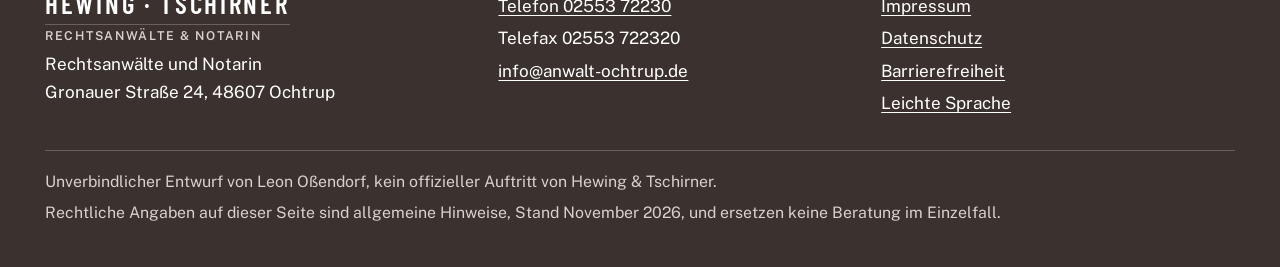
<file: barrierefreiheit.html>
<!doctype html>
<html lang="de-DE">
<head>
<meta charset="utf-8">
<meta name="viewport" content="width=device-width, initial-scale=1">
<title>Erklärung zur Barrierefreiheit, Hewing &amp; Tschirner (Entwurf)</title>
<meta name="description" content="Erklärung zur Barrierefreiheit: unverbindlicher Website-Entwurf für Hewing und Tschirner, Ochtrup.">
<meta name="robots" content="noindex,nofollow">
<link rel="icon" href="img/favicon.svg" type="image/svg+xml">
<link rel="preload" href="fonts/public-sans-var.woff2" as="font" type="font/woff2" crossorigin>
<link rel="preload" href="fonts/barlow-condensed-600.woff2" as="font" type="font/woff2" crossorigin>
<link rel="stylesheet" href="css/site.css">
<script>document.documentElement.classList.add('js')</script>
</head>
<body>
<a class="skip" href="#inhalt">Zum Inhalt springen</a>
<div class="kopfband" role="region" aria-label="Erreichbarkeit">
  <div class="wrap">
    <p class="ort">Rechtsanwälte und Notarin, Gronauer Straße 24, Ochtrup</p>
    <p data-offen="nein"><span class="status-punkt" aria-hidden="true"></span><span data-status>Telefon</span> · <a href="tel:+49255372230">02553 72230</a></p>
  </div>
</div>
<header class="kopf">
  <div class="wrap kopf-innen">
    <a class="marke" href="index.html" aria-label="Hewing und Tschirner, Rechtsanwälte und Notarin, zur Startseite">Hewing · Tschirner<small>Rechtsanwälte &amp; Notarin</small></a>
    <button type="button" class="menu-knopf" aria-expanded="false" aria-controls="hauptmenue">Menü</button>
    <nav class="nav" id="hauptmenue" aria-label="Hauptmenü">
      <ul>
        <li><a href="index.html#notarin">Notarin</a></li>
        <li><a href="index.html#anwaelte">Anwälte</a></li>
        <li><a href="index.html#kanzlei">Kanzlei</a></li>
        <li><a href="index.html#formulare">Formulare</a></li>
        <li><a href="index.html#kontakt">Kontakt</a></li>
      </ul>
    </nav>
    <button type="button" class="hilfe-knopf" aria-expanded="false" aria-controls="lesehilfen" aria-label="Barrierefreiheit: Lesehilfen öffnen"><svg viewBox="0 0 24 24" aria-hidden="true" fill="currentColor"><circle cx="12" cy="4.2" r="2.1"/><path d="M3.6 7.3c-.5-.1-1 .2-1.1.7s.2 1 .7 1.1c2.2.6 4.3 1 6.2 1.1v3.3L7.6 21c-.1.5.2 1 .7 1.1.5.1 1-.2 1.1-.7l1.8-6.6h1.6l1.8 6.6c.1.5.6.8 1.1.7.5-.1.8-.6.7-1.1l-1.8-7.5v-3.3c1.9-.1 4-.5 6.2-1.1.5-.1.8-.6.7-1.1s-.6-.8-1.1-.7c-5.8 1.6-10.6 1.6-16.8 0z"/></svg><span class="wort">Lesehilfen</span></button>
  </div>
  <div class="hilfe-panel" id="lesehilfen" hidden>
    <h2>Lesehilfen</h2>
    <div class="hilfe-zeile"><span id="sg">Schriftgröße</span>
      <div class="stufen" role="group" aria-labelledby="sg">
        <button type="button" data-schrift="0" aria-pressed="true">A<span class="nur-vorleser"> normal</span></button>
        <button type="button" data-schrift="1" aria-pressed="false">A+<span class="nur-vorleser"> größer</span></button>
        <button type="button" data-schrift="2" aria-pressed="false">A++<span class="nur-vorleser"> am größten</span></button>
      </div>
    </div>
    <div class="hilfe-zeile"><span id="h1">Hoher Kontrast</span><button type="button" class="schalter" data-klasse="kontrast" aria-labelledby="h1" aria-pressed="false">Aus</button></div>
    <div class="hilfe-zeile"><span id="h2">Mehr Zeilenabstand</span><button type="button" class="schalter" data-klasse="luftig" aria-labelledby="h2" aria-pressed="false">Aus</button></div>
    <div class="hilfe-zeile"><span id="h3">Links hervorheben</span><button type="button" class="schalter" data-klasse="links" aria-labelledby="h3" aria-pressed="false">Aus</button></div>
    <div class="hilfe-zeile"><span id="h4">Bewegungen aus</span><button type="button" class="schalter" data-klasse="ruhig" aria-labelledby="h4" aria-pressed="false">Aus</button></div>
    <div class="hilfe-zeile"><span id="h5">Vorlesen</span><button type="button" class="schalter" data-vorlesen aria-labelledby="h5" aria-pressed="false">Aus</button></div>
    <div class="hilfe-links">
      <a href="leichte-sprache.html">Leichte Sprache</a>
      <a href="barrierefreiheit.html">Erklärung zur Barrierefreiheit</a>
    </div>
  </div>
</header>
<main id="inhalt" tabindex="-1" class="seite"><section class="abschnitt"><div class="wrap eng"><h1>Erklärung zur Barrierefreiheit</h1><p class="ueber">Muster im Entwurf</p>
<p>Die Website ist nach den Richtlinien WCAG 2.2 in der Konformitätsstufe AA entwickelt. An diesem internationalen Standard orientiert sich auch die Umsetzung des Barrierefreiheitsstärkungsgesetzes (BFSG).</p>
<h2>Was Sie tun können</h2>
<ul class="punkte">
<li>Schrift vergrößern, Kontrast und Zeilenabstand einstellen, Links hervorheben, Bewegungen ausschalten und die Seite vorlesen lassen: alles unter „Lesehilfen“ oben rechts.</li>
<li>Die Seite vollständig mit der Tastatur bedienen.</li>
<li>Einen kurzen Text in <a href="leichte-sprache.html">Leichter Sprache</a> lesen.</li>
</ul>
<h2>Barriere gefunden?</h2>
<p>Sagen Sie uns Bescheid, telefonisch unter <a href="tel:+49255372230">02553 72230</a> oder per E-Mail an <a href="mailto:info@anwalt-ochtrup.de">info@anwalt-ochtrup.de</a>.</p>
<p class="leise klein">Stand: November 2026.</p></div></section><section class="abschnitt grau" aria-labelledby="k-h"><div class="wrap eng">
  <form class="formular" data-demo novalidate>
    <h2 class="nur-vorleser" id="k-h">Kontakt</h2>
    <h3>Noch eine Frage?</h3>
    <div class="feld"><label for="k-kontakt">Telefon oder E-Mail</label><input id="k-kontakt" name="kontakt" type="text" autocomplete="email" required aria-required="true"></div>
    <div class="feld"><label for="k-text">Ihre Nachricht <small>(Angabe optional)</small></label><textarea id="k-text" name="nachricht"></textarea></div>
    <p class="fehler" role="alert" hidden></p>
    <button class="knopf" type="submit">Nachricht senden</button>
    <p class="demo-hinweis">Entwurf, wird nicht versendet.</p>
  </form>
</div></section>
</main>
<footer class="fuss">
  <div class="wrap">
    <div class="fuss-raster">
      <div>
        <a class="marke" href="index.html">Hewing · Tschirner<small>Rechtsanwälte &amp; Notarin</small></a>
        <p>Rechtsanwälte und Notarin<br>Gronauer Straße 24, 48607 Ochtrup</p>
      </div>
      <ul>
        <li><a href="tel:+49255372230">Telefon 02553 72230</a></li>
        <li>Telefax 02553 722320</li>
        <li><a href="mailto:info@anwalt-ochtrup.de">info@anwalt-ochtrup.de</a></li>
      </ul>
      <ul>
        <li><a href="impressum.html">Impressum</a></li>
        <li><a href="datenschutz.html">Datenschutz</a></li>
        <li><a href="barrierefreiheit.html">Barrierefreiheit</a></li>
        <li><a href="leichte-sprache.html">Leichte Sprache</a></li>
      </ul>
    </div>
    <div class="entwurf-zeile">
      <p>Unverbindlicher Entwurf von Leon Oßendorf, kein offizieller Auftritt von Hewing &amp; Tschirner.</p>
      <p>Rechtliche Angaben auf dieser Seite sind allgemeine Hinweise, Stand November 2026, und ersetzen keine Beratung im Einzelfall.</p>
    </div>
  </div>
</footer>
<nav class="daumen" aria-label="Schnellzugriff">
  <a href="tel:+49255372230">Anrufen</a>
  <a href="index.html#kontakt">Anfrage</a>
</nav>
<script src="js/site.js"></script>
</body>
</html>
</file>
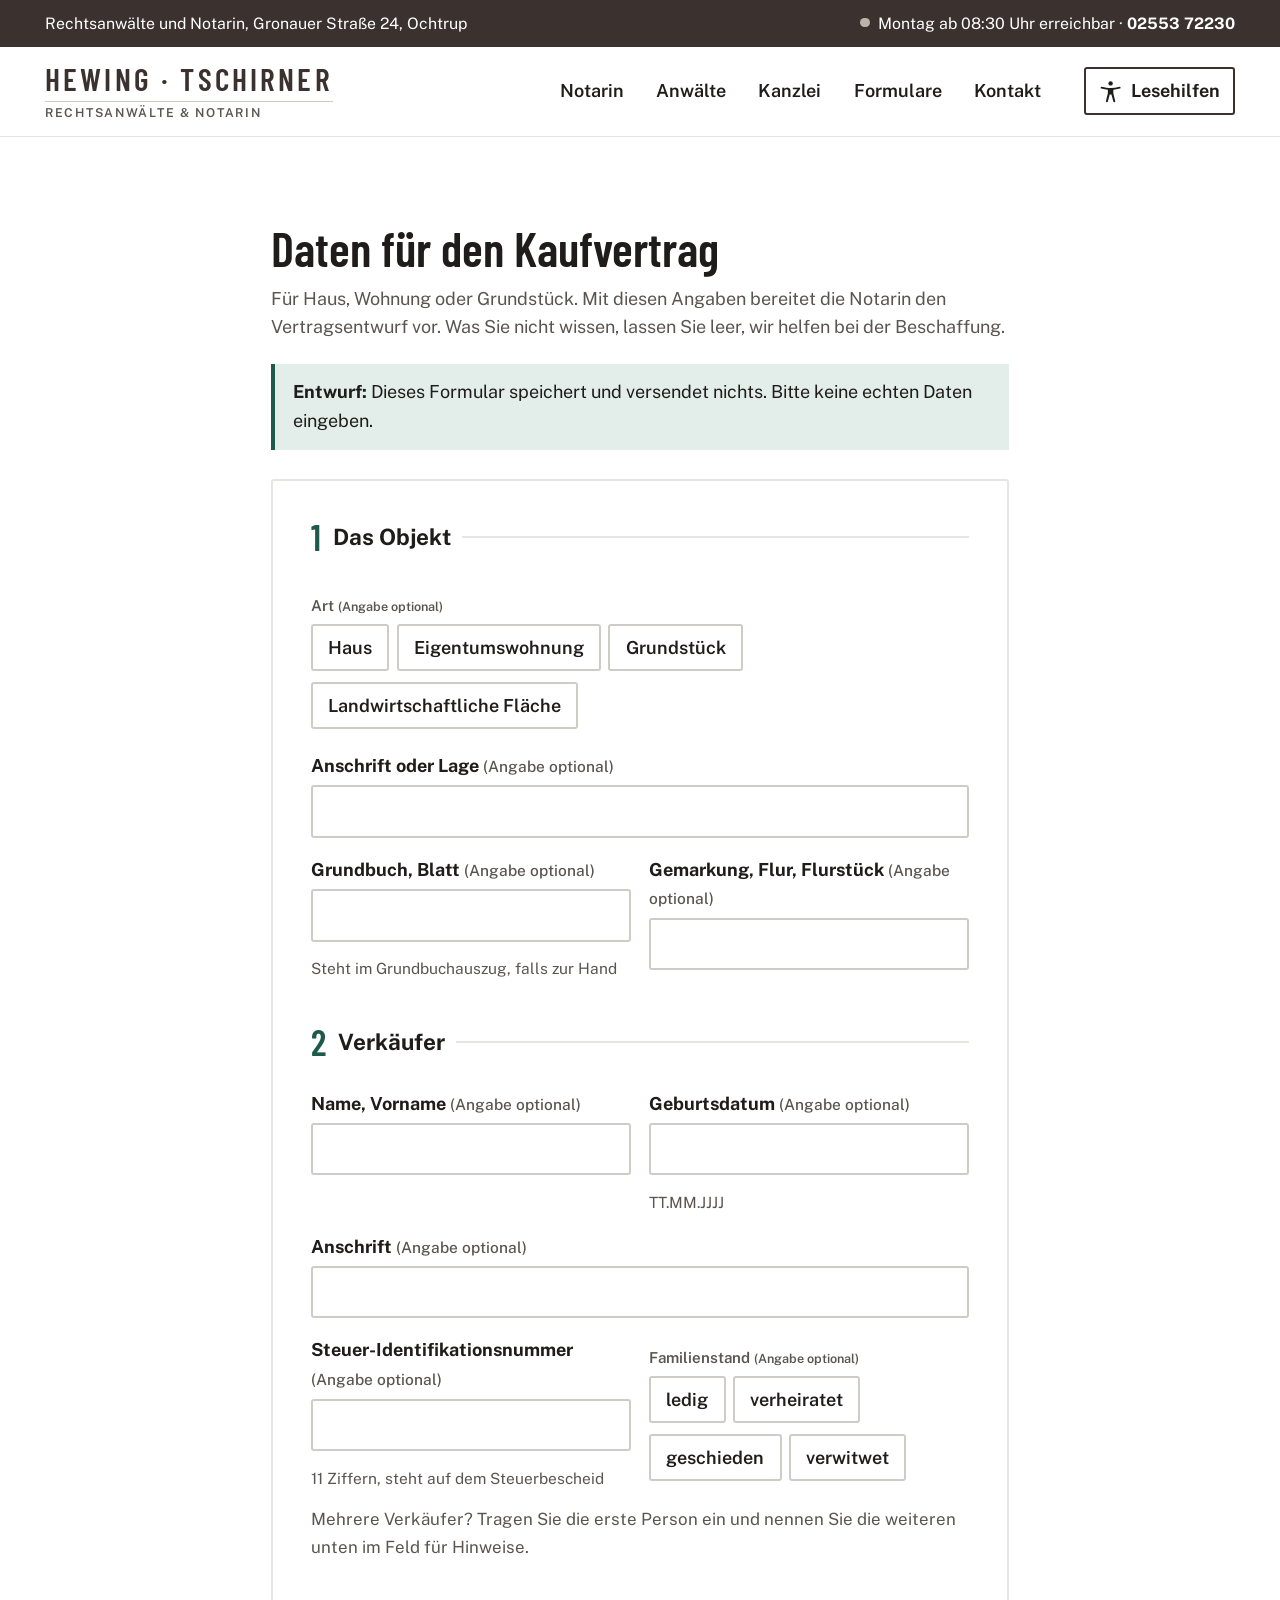
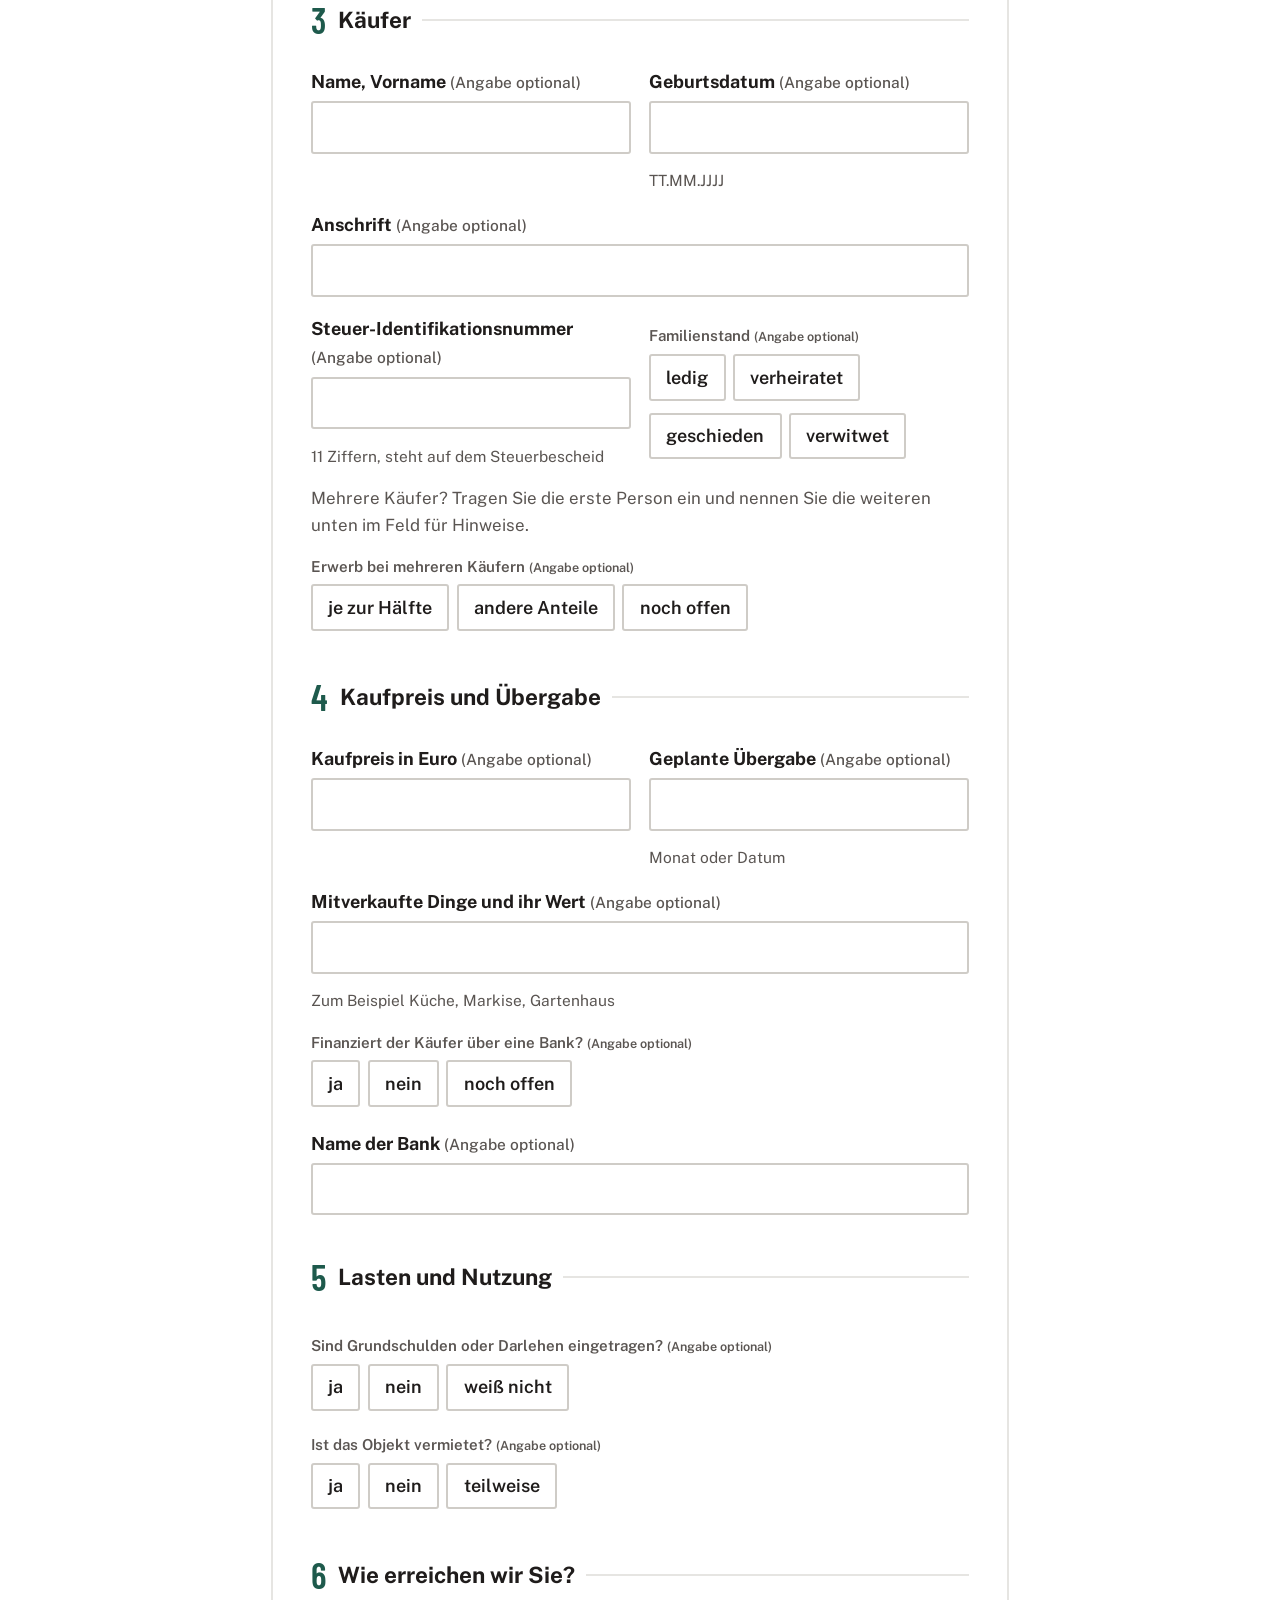
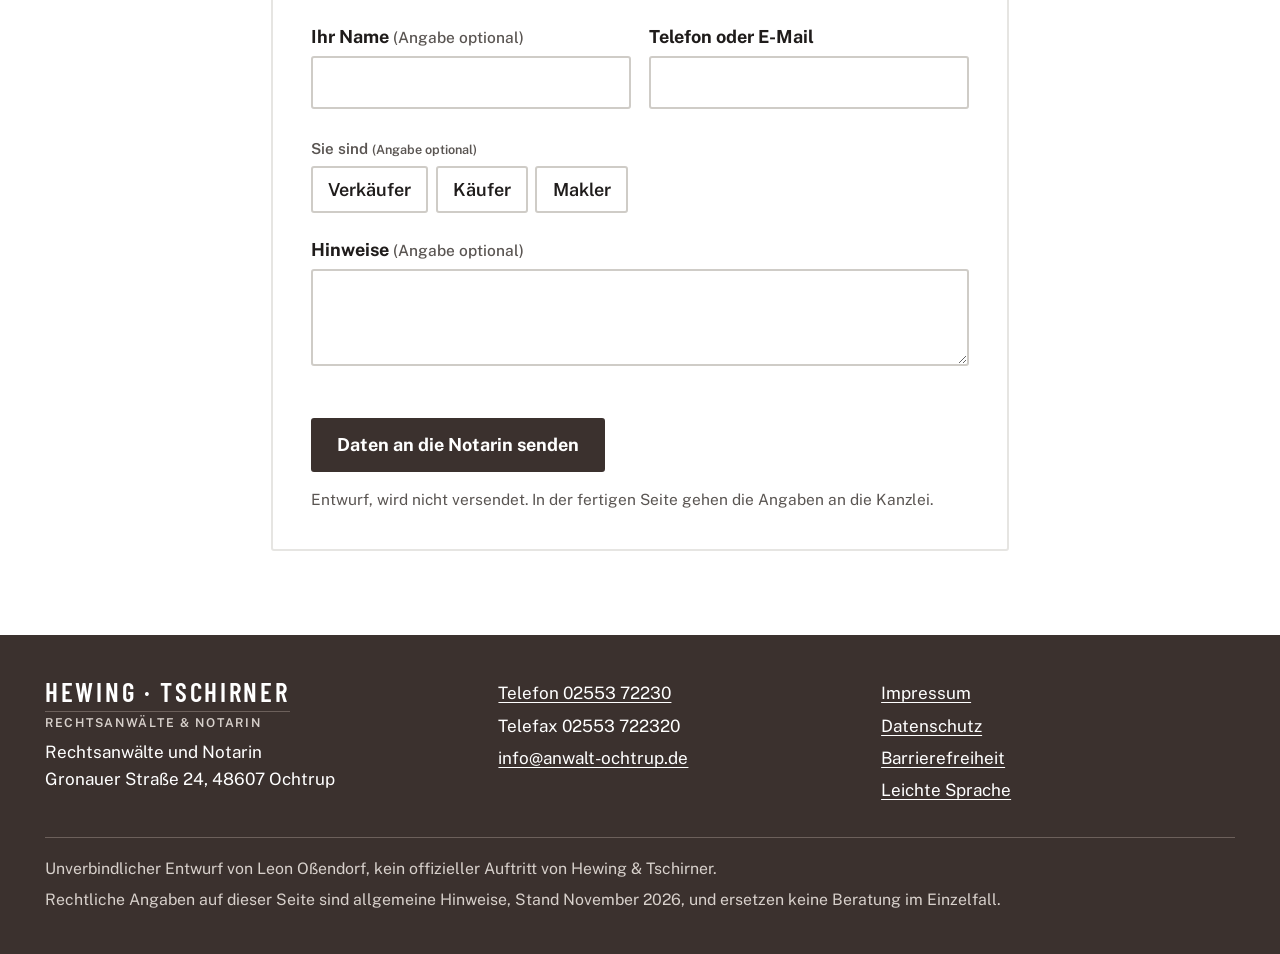
<file: datenblatt.html>
<!doctype html>
<html lang="de-DE">
<head>
<meta charset="utf-8">
<meta name="viewport" content="width=device-width, initial-scale=1">
<title>Daten für den Kaufvertrag, Hewing &amp; Tschirner (Entwurf)</title>
<meta name="description" content="Daten für den Kaufvertrag: unverbindlicher Website-Entwurf für Hewing und Tschirner, Ochtrup.">
<meta name="robots" content="noindex,nofollow">
<link rel="icon" href="img/favicon.svg" type="image/svg+xml">
<link rel="preload" href="fonts/public-sans-var.woff2" as="font" type="font/woff2" crossorigin>
<link rel="preload" href="fonts/barlow-condensed-600.woff2" as="font" type="font/woff2" crossorigin>
<link rel="stylesheet" href="css/site.css">
<script>document.documentElement.classList.add('js')</script>
</head>
<body>
<a class="skip" href="#inhalt">Zum Inhalt springen</a>
<div class="kopfband" role="region" aria-label="Erreichbarkeit">
  <div class="wrap">
    <p class="ort">Rechtsanwälte und Notarin, Gronauer Straße 24, Ochtrup</p>
    <p data-offen="nein"><span class="status-punkt" aria-hidden="true"></span><span data-status>Telefon</span> · <a href="tel:+49255372230">02553 72230</a></p>
  </div>
</div>
<header class="kopf">
  <div class="wrap kopf-innen">
    <a class="marke" href="index.html" aria-label="Hewing und Tschirner, Rechtsanwälte und Notarin, zur Startseite">Hewing · Tschirner<small>Rechtsanwälte &amp; Notarin</small></a>
    <button type="button" class="menu-knopf" aria-expanded="false" aria-controls="hauptmenue">Menü</button>
    <nav class="nav" id="hauptmenue" aria-label="Hauptmenü">
      <ul>
        <li><a href="index.html#notarin">Notarin</a></li>
        <li><a href="index.html#anwaelte">Anwälte</a></li>
        <li><a href="index.html#kanzlei">Kanzlei</a></li>
        <li><a href="index.html#formulare">Formulare</a></li>
        <li><a href="index.html#kontakt">Kontakt</a></li>
      </ul>
    </nav>
    <button type="button" class="hilfe-knopf" aria-expanded="false" aria-controls="lesehilfen" aria-label="Barrierefreiheit: Lesehilfen öffnen"><svg viewBox="0 0 24 24" aria-hidden="true" fill="currentColor"><circle cx="12" cy="4.2" r="2.1"/><path d="M3.6 7.3c-.5-.1-1 .2-1.1.7s.2 1 .7 1.1c2.2.6 4.3 1 6.2 1.1v3.3L7.6 21c-.1.5.2 1 .7 1.1.5.1 1-.2 1.1-.7l1.8-6.6h1.6l1.8 6.6c.1.5.6.8 1.1.7.5-.1.8-.6.7-1.1l-1.8-7.5v-3.3c1.9-.1 4-.5 6.2-1.1.5-.1.8-.6.7-1.1s-.6-.8-1.1-.7c-5.8 1.6-10.6 1.6-16.8 0z"/></svg><span class="wort">Lesehilfen</span></button>
  </div>
  <div class="hilfe-panel" id="lesehilfen" hidden>
    <h2>Lesehilfen</h2>
    <div class="hilfe-zeile"><span id="sg">Schriftgröße</span>
      <div class="stufen" role="group" aria-labelledby="sg">
        <button type="button" data-schrift="0" aria-pressed="true">A<span class="nur-vorleser"> normal</span></button>
        <button type="button" data-schrift="1" aria-pressed="false">A+<span class="nur-vorleser"> größer</span></button>
        <button type="button" data-schrift="2" aria-pressed="false">A++<span class="nur-vorleser"> am größten</span></button>
      </div>
    </div>
    <div class="hilfe-zeile"><span id="h1">Hoher Kontrast</span><button type="button" class="schalter" data-klasse="kontrast" aria-labelledby="h1" aria-pressed="false">Aus</button></div>
    <div class="hilfe-zeile"><span id="h2">Mehr Zeilenabstand</span><button type="button" class="schalter" data-klasse="luftig" aria-labelledby="h2" aria-pressed="false">Aus</button></div>
    <div class="hilfe-zeile"><span id="h3">Links hervorheben</span><button type="button" class="schalter" data-klasse="links" aria-labelledby="h3" aria-pressed="false">Aus</button></div>
    <div class="hilfe-zeile"><span id="h4">Bewegungen aus</span><button type="button" class="schalter" data-klasse="ruhig" aria-labelledby="h4" aria-pressed="false">Aus</button></div>
    <div class="hilfe-zeile"><span id="h5">Vorlesen</span><button type="button" class="schalter" data-vorlesen aria-labelledby="h5" aria-pressed="false">Aus</button></div>
    <div class="hilfe-links">
      <a href="leichte-sprache.html">Leichte Sprache</a>
      <a href="barrierefreiheit.html">Erklärung zur Barrierefreiheit</a>
    </div>
  </div>
</header>
<main id="inhalt" tabindex="-1" class="seite"><section class="abschnitt"><div class="wrap eng"><h1>Daten für den Kaufvertrag</h1>
<p class="leise">Für Haus, Wohnung oder Grundstück. Mit diesen Angaben bereitet die Notarin den Vertragsentwurf vor. Was Sie nicht wissen, lassen Sie leer, wir helfen bei der Beschaffung.</p>
<div class="demo-band"><p><b>Entwurf:</b> Dieses Formular speichert und versendet nichts. Bitte keine echten Daten eingeben.</p></div>
<form class="formular datenblatt" data-demo novalidate>
  <fieldset>
    <legend><span class="nr">1</span>Das Objekt</legend>
    <div class="feld"><span class="gruppe-name" id="art-l">Art <small>(Angabe optional)</small></span>
      <div class="chips" role="group" aria-labelledby="art-l"><label><input type="radio" name="art" value="haus"><span>Haus</span></label><label><input type="radio" name="art" value="wohnung"><span>Eigentumswohnung</span></label><label><input type="radio" name="art" value="grundstueck"><span>Grundstück</span></label><label><input type="radio" name="art" value="landwirtschaft"><span>Landwirtschaftliche Fläche</span></label></div></div>
    <div class="feld"><label for="objekt-adresse">Anschrift oder Lage <small>(Angabe optional)</small></label><input id="objekt-adresse" name="objekt-adresse" type="text" autocomplete="off"></div>
    <div class="zwei"><div class="feld"><label for="grundbuch">Grundbuch, Blatt <small>(Angabe optional)</small></label><input id="grundbuch" name="grundbuch" type="text" autocomplete="off" aria-describedby="grundbuch-h"><p class="demo-hinweis" id="grundbuch-h">Steht im Grundbuchauszug, falls zur Hand</p></div><div class="feld"><label for="flurstueck">Gemarkung, Flur, Flurstück <small>(Angabe optional)</small></label><input id="flurstueck" name="flurstueck" type="text" autocomplete="off"></div></div>
  </fieldset>
  <fieldset>
    <legend><span class="nr">2</span>Verkäufer</legend>
    <div class="zwei"><div class="feld"><label for="verkaeufer-name">Name, Vorname <small>(Angabe optional)</small></label><input id="verkaeufer-name" name="verkaeufer-name" type="text" autocomplete="off"></div><div class="feld"><label for="verkaeufer-geb">Geburtsdatum <small>(Angabe optional)</small></label><input id="verkaeufer-geb" name="verkaeufer-geb" type="text" autocomplete="off" aria-describedby="verkaeufer-geb-h"><p class="demo-hinweis" id="verkaeufer-geb-h">TT.MM.JJJJ</p></div></div>
      <div class="feld"><label for="verkaeufer-anschrift">Anschrift <small>(Angabe optional)</small></label><input id="verkaeufer-anschrift" name="verkaeufer-anschrift" type="text" autocomplete="off"></div>
      <div class="zwei"><div class="feld"><label for="verkaeufer-steuer">Steuer-Identifikationsnummer <small>(Angabe optional)</small></label><input id="verkaeufer-steuer" name="verkaeufer-steuer" type="text" autocomplete="off" aria-describedby="verkaeufer-steuer-h"><p class="demo-hinweis" id="verkaeufer-steuer-h">11 Ziffern, steht auf dem Steuerbescheid</p></div><div class="feld"><span class="gruppe-name" id="verkaeufer-fs">Familienstand <small>(Angabe optional)</small></span>
        <div class="chips" role="group" aria-labelledby="verkaeufer-fs"><label><input type="radio" name="verkaeufer-familienstand" value="ledig"><span>ledig</span></label><label><input type="radio" name="verkaeufer-familienstand" value="verheiratet"><span>verheiratet</span></label><label><input type="radio" name="verkaeufer-familienstand" value="geschieden"><span>geschieden</span></label><label><input type="radio" name="verkaeufer-familienstand" value="verwitwet"><span>verwitwet</span></label></div></div></div>
      <p class="erklaer">Mehrere Verkäufer? Tragen Sie die erste Person ein und nennen Sie die weiteren unten im Feld für Hinweise.</p>
  </fieldset>
  <fieldset>
    <legend><span class="nr">3</span>Käufer</legend>
    <div class="zwei"><div class="feld"><label for="kaeufer-name">Name, Vorname <small>(Angabe optional)</small></label><input id="kaeufer-name" name="kaeufer-name" type="text" autocomplete="off"></div><div class="feld"><label for="kaeufer-geb">Geburtsdatum <small>(Angabe optional)</small></label><input id="kaeufer-geb" name="kaeufer-geb" type="text" autocomplete="off" aria-describedby="kaeufer-geb-h"><p class="demo-hinweis" id="kaeufer-geb-h">TT.MM.JJJJ</p></div></div>
      <div class="feld"><label for="kaeufer-anschrift">Anschrift <small>(Angabe optional)</small></label><input id="kaeufer-anschrift" name="kaeufer-anschrift" type="text" autocomplete="off"></div>
      <div class="zwei"><div class="feld"><label for="kaeufer-steuer">Steuer-Identifikationsnummer <small>(Angabe optional)</small></label><input id="kaeufer-steuer" name="kaeufer-steuer" type="text" autocomplete="off" aria-describedby="kaeufer-steuer-h"><p class="demo-hinweis" id="kaeufer-steuer-h">11 Ziffern, steht auf dem Steuerbescheid</p></div><div class="feld"><span class="gruppe-name" id="kaeufer-fs">Familienstand <small>(Angabe optional)</small></span>
        <div class="chips" role="group" aria-labelledby="kaeufer-fs"><label><input type="radio" name="kaeufer-familienstand" value="ledig"><span>ledig</span></label><label><input type="radio" name="kaeufer-familienstand" value="verheiratet"><span>verheiratet</span></label><label><input type="radio" name="kaeufer-familienstand" value="geschieden"><span>geschieden</span></label><label><input type="radio" name="kaeufer-familienstand" value="verwitwet"><span>verwitwet</span></label></div></div></div>
      <p class="erklaer">Mehrere Käufer? Tragen Sie die erste Person ein und nennen Sie die weiteren unten im Feld für Hinweise.</p>
    <div class="feld"><span class="gruppe-name" id="anteil-l">Erwerb bei mehreren Käufern <small>(Angabe optional)</small></span>
      <div class="chips" role="group" aria-labelledby="anteil-l"><label><input type="radio" name="anteile" value="haelfte"><span>je zur Hälfte</span></label><label><input type="radio" name="anteile" value="andere"><span>andere Anteile</span></label><label><input type="radio" name="anteile" value="weiss-nicht"><span>noch offen</span></label></div></div>
  </fieldset>
  <fieldset>
    <legend><span class="nr">4</span>Kaufpreis und Übergabe</legend>
    <div class="zwei"><div class="feld"><label for="preis">Kaufpreis in Euro <small>(Angabe optional)</small></label><input id="preis" name="preis" type="text" autocomplete="off"></div><div class="feld"><label for="uebergabe">Geplante Übergabe <small>(Angabe optional)</small></label><input id="uebergabe" name="uebergabe" type="text" autocomplete="off" aria-describedby="uebergabe-h"><p class="demo-hinweis" id="uebergabe-h">Monat oder Datum</p></div></div>
    <div class="feld"><label for="inventar">Mitverkaufte Dinge und ihr Wert <small>(Angabe optional)</small></label><input id="inventar" name="inventar" type="text" autocomplete="off" aria-describedby="inventar-h"><p class="demo-hinweis" id="inventar-h">Zum Beispiel Küche, Markise, Gartenhaus</p></div>
    <div class="feld"><span class="gruppe-name" id="fin-l">Finanziert der Käufer über eine Bank? <small>(Angabe optional)</small></span>
      <div class="chips" role="group" aria-labelledby="fin-l"><label><input type="radio" name="finanzierung" value="ja"><span>ja</span></label><label><input type="radio" name="finanzierung" value="nein"><span>nein</span></label><label><input type="radio" name="finanzierung" value="offen"><span>noch offen</span></label></div></div>
    <div class="feld"><label for="bank">Name der Bank <small>(Angabe optional)</small></label><input id="bank" name="bank" type="text" autocomplete="off"></div>
  </fieldset>
  <fieldset>
    <legend><span class="nr">5</span>Lasten und Nutzung</legend>
    <div class="feld"><span class="gruppe-name" id="last-l">Sind Grundschulden oder Darlehen eingetragen? <small>(Angabe optional)</small></span>
      <div class="chips" role="group" aria-labelledby="last-l"><label><input type="radio" name="lasten" value="ja"><span>ja</span></label><label><input type="radio" name="lasten" value="nein"><span>nein</span></label><label><input type="radio" name="lasten" value="weiss-nicht"><span>weiß nicht</span></label></div></div>
    <div class="feld"><span class="gruppe-name" id="miet-l">Ist das Objekt vermietet? <small>(Angabe optional)</small></span>
      <div class="chips" role="group" aria-labelledby="miet-l"><label><input type="radio" name="vermietet" value="ja"><span>ja</span></label><label><input type="radio" name="vermietet" value="nein"><span>nein</span></label><label><input type="radio" name="vermietet" value="teilweise"><span>teilweise</span></label></div></div>
  </fieldset>
  <fieldset>
    <legend><span class="nr">6</span>Wie erreichen wir Sie?</legend>
    <div class="zwei"><div class="feld"><label for="absender">Ihr Name <small>(Angabe optional)</small></label><input id="absender" name="absender" type="text" autocomplete="name"></div><div class="feld"><label for="kontakt">Telefon oder E-Mail</label><input id="kontakt" name="kontakt" type="text" autocomplete="email" required aria-required="true"></div></div>
    <div class="feld"><span class="gruppe-name" id="rolle-l">Sie sind <small>(Angabe optional)</small></span>
      <div class="chips" role="group" aria-labelledby="rolle-l"><label><input type="radio" name="rolle" value="verkaeufer"><span>Verkäufer</span></label><label><input type="radio" name="rolle" value="kaeufer"><span>Käufer</span></label><label><input type="radio" name="rolle" value="makler"><span>Makler</span></label></div></div>
    <div class="feld"><label for="hinweise">Hinweise <small>(Angabe optional)</small></label><textarea id="hinweise" name="hinweise"></textarea></div>
  </fieldset>
  <p class="fehler" role="alert" hidden></p>
  <button class="knopf" type="submit">Daten an die Notarin senden</button>
  <p class="demo-hinweis">Entwurf, wird nicht versendet. In der fertigen Seite gehen die Angaben an die Kanzlei.</p>
</form></div></section></main>
<footer class="fuss">
  <div class="wrap">
    <div class="fuss-raster">
      <div>
        <a class="marke" href="index.html">Hewing · Tschirner<small>Rechtsanwälte &amp; Notarin</small></a>
        <p>Rechtsanwälte und Notarin<br>Gronauer Straße 24, 48607 Ochtrup</p>
      </div>
      <ul>
        <li><a href="tel:+49255372230">Telefon 02553 72230</a></li>
        <li>Telefax 02553 722320</li>
        <li><a href="mailto:info@anwalt-ochtrup.de">info@anwalt-ochtrup.de</a></li>
      </ul>
      <ul>
        <li><a href="impressum.html">Impressum</a></li>
        <li><a href="datenschutz.html">Datenschutz</a></li>
        <li><a href="barrierefreiheit.html">Barrierefreiheit</a></li>
        <li><a href="leichte-sprache.html">Leichte Sprache</a></li>
      </ul>
    </div>
    <div class="entwurf-zeile">
      <p>Unverbindlicher Entwurf von Leon Oßendorf, kein offizieller Auftritt von Hewing &amp; Tschirner.</p>
      <p>Rechtliche Angaben auf dieser Seite sind allgemeine Hinweise, Stand November 2026, und ersetzen keine Beratung im Einzelfall.</p>
    </div>
  </div>
</footer>
<nav class="daumen" aria-label="Schnellzugriff">
  <a href="tel:+49255372230">Anrufen</a>
  <a href="index.html#kontakt">Anfrage</a>
</nav>
<script src="js/site.js"></script>
</body>
</html>
</file>
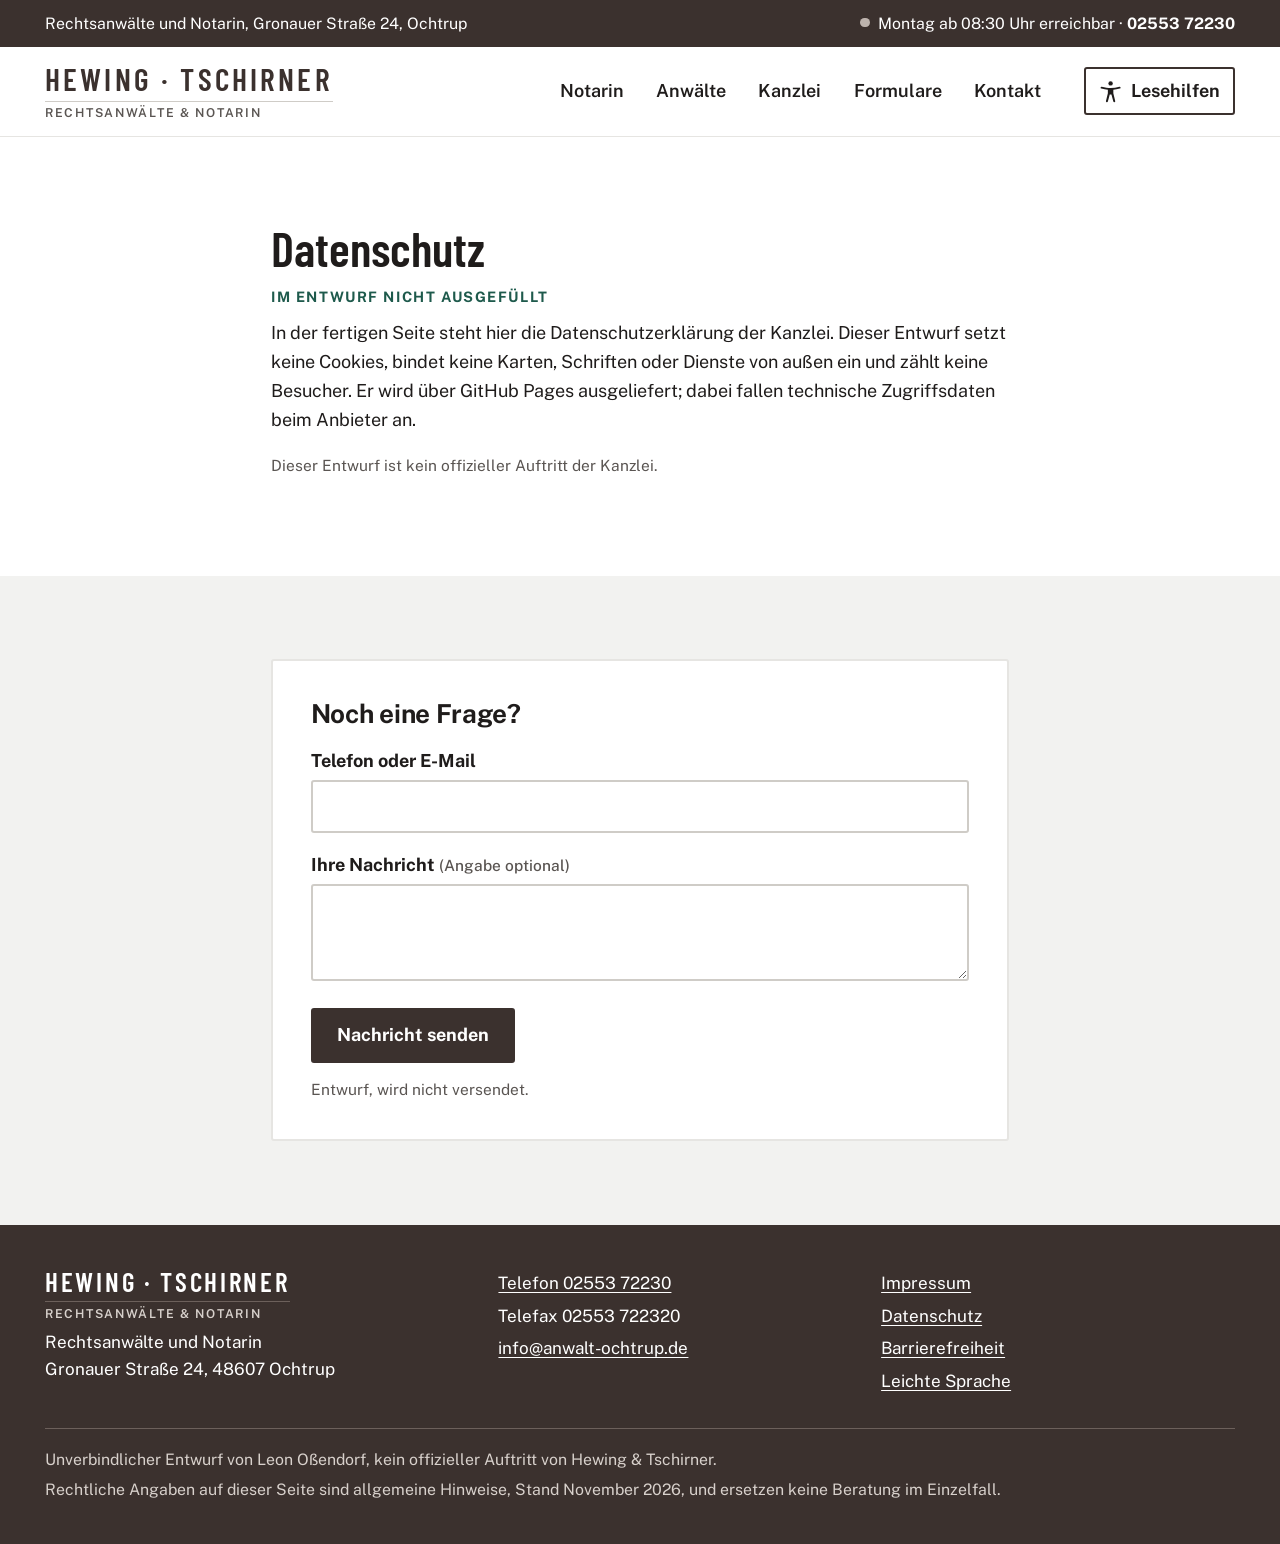
<file: datenschutz.html>
<!doctype html>
<html lang="de-DE">
<head>
<meta charset="utf-8">
<meta name="viewport" content="width=device-width, initial-scale=1">
<title>Datenschutz, Hewing &amp; Tschirner (Entwurf)</title>
<meta name="description" content="Datenschutz: unverbindlicher Website-Entwurf für Hewing und Tschirner, Ochtrup.">
<meta name="robots" content="noindex,nofollow">
<link rel="icon" href="img/favicon.svg" type="image/svg+xml">
<link rel="preload" href="fonts/public-sans-var.woff2" as="font" type="font/woff2" crossorigin>
<link rel="preload" href="fonts/barlow-condensed-600.woff2" as="font" type="font/woff2" crossorigin>
<link rel="stylesheet" href="css/site.css">
<script>document.documentElement.classList.add('js')</script>
</head>
<body>
<a class="skip" href="#inhalt">Zum Inhalt springen</a>
<div class="kopfband" role="region" aria-label="Erreichbarkeit">
  <div class="wrap">
    <p class="ort">Rechtsanwälte und Notarin, Gronauer Straße 24, Ochtrup</p>
    <p data-offen="nein"><span class="status-punkt" aria-hidden="true"></span><span data-status>Telefon</span> · <a href="tel:+49255372230">02553 72230</a></p>
  </div>
</div>
<header class="kopf">
  <div class="wrap kopf-innen">
    <a class="marke" href="index.html" aria-label="Hewing und Tschirner, Rechtsanwälte und Notarin, zur Startseite">Hewing · Tschirner<small>Rechtsanwälte &amp; Notarin</small></a>
    <button type="button" class="menu-knopf" aria-expanded="false" aria-controls="hauptmenue">Menü</button>
    <nav class="nav" id="hauptmenue" aria-label="Hauptmenü">
      <ul>
        <li><a href="index.html#notarin">Notarin</a></li>
        <li><a href="index.html#anwaelte">Anwälte</a></li>
        <li><a href="index.html#kanzlei">Kanzlei</a></li>
        <li><a href="index.html#formulare">Formulare</a></li>
        <li><a href="index.html#kontakt">Kontakt</a></li>
      </ul>
    </nav>
    <button type="button" class="hilfe-knopf" aria-expanded="false" aria-controls="lesehilfen" aria-label="Barrierefreiheit: Lesehilfen öffnen"><svg viewBox="0 0 24 24" aria-hidden="true" fill="currentColor"><circle cx="12" cy="4.2" r="2.1"/><path d="M3.6 7.3c-.5-.1-1 .2-1.1.7s.2 1 .7 1.1c2.2.6 4.3 1 6.2 1.1v3.3L7.6 21c-.1.5.2 1 .7 1.1.5.1 1-.2 1.1-.7l1.8-6.6h1.6l1.8 6.6c.1.5.6.8 1.1.7.5-.1.8-.6.7-1.1l-1.8-7.5v-3.3c1.9-.1 4-.5 6.2-1.1.5-.1.8-.6.7-1.1s-.6-.8-1.1-.7c-5.8 1.6-10.6 1.6-16.8 0z"/></svg><span class="wort">Lesehilfen</span></button>
  </div>
  <div class="hilfe-panel" id="lesehilfen" hidden>
    <h2>Lesehilfen</h2>
    <div class="hilfe-zeile"><span id="sg">Schriftgröße</span>
      <div class="stufen" role="group" aria-labelledby="sg">
        <button type="button" data-schrift="0" aria-pressed="true">A<span class="nur-vorleser"> normal</span></button>
        <button type="button" data-schrift="1" aria-pressed="false">A+<span class="nur-vorleser"> größer</span></button>
        <button type="button" data-schrift="2" aria-pressed="false">A++<span class="nur-vorleser"> am größten</span></button>
      </div>
    </div>
    <div class="hilfe-zeile"><span id="h1">Hoher Kontrast</span><button type="button" class="schalter" data-klasse="kontrast" aria-labelledby="h1" aria-pressed="false">Aus</button></div>
    <div class="hilfe-zeile"><span id="h2">Mehr Zeilenabstand</span><button type="button" class="schalter" data-klasse="luftig" aria-labelledby="h2" aria-pressed="false">Aus</button></div>
    <div class="hilfe-zeile"><span id="h3">Links hervorheben</span><button type="button" class="schalter" data-klasse="links" aria-labelledby="h3" aria-pressed="false">Aus</button></div>
    <div class="hilfe-zeile"><span id="h4">Bewegungen aus</span><button type="button" class="schalter" data-klasse="ruhig" aria-labelledby="h4" aria-pressed="false">Aus</button></div>
    <div class="hilfe-zeile"><span id="h5">Vorlesen</span><button type="button" class="schalter" data-vorlesen aria-labelledby="h5" aria-pressed="false">Aus</button></div>
    <div class="hilfe-links">
      <a href="leichte-sprache.html">Leichte Sprache</a>
      <a href="barrierefreiheit.html">Erklärung zur Barrierefreiheit</a>
    </div>
  </div>
</header>
<main id="inhalt" tabindex="-1" class="seite"><section class="abschnitt"><div class="wrap eng"><h1>Datenschutz</h1><p class="ueber">Im Entwurf nicht ausgefüllt</p>
<p>In der fertigen Seite steht hier die Datenschutzerklärung der Kanzlei. Dieser Entwurf setzt keine Cookies, bindet keine Karten, Schriften oder Dienste von außen ein und zählt keine Besucher. Er wird über GitHub Pages ausgeliefert; dabei fallen technische Zugriffsdaten beim Anbieter an.</p>
<p class="leise klein">Dieser Entwurf ist kein offizieller Auftritt der Kanzlei.</p></div></section><section class="abschnitt grau" aria-labelledby="k-h"><div class="wrap eng">
  <form class="formular" data-demo novalidate>
    <h2 class="nur-vorleser" id="k-h">Kontakt</h2>
    <h3>Noch eine Frage?</h3>
    <div class="feld"><label for="k-kontakt">Telefon oder E-Mail</label><input id="k-kontakt" name="kontakt" type="text" autocomplete="email" required aria-required="true"></div>
    <div class="feld"><label for="k-text">Ihre Nachricht <small>(Angabe optional)</small></label><textarea id="k-text" name="nachricht"></textarea></div>
    <p class="fehler" role="alert" hidden></p>
    <button class="knopf" type="submit">Nachricht senden</button>
    <p class="demo-hinweis">Entwurf, wird nicht versendet.</p>
  </form>
</div></section>
</main>
<footer class="fuss">
  <div class="wrap">
    <div class="fuss-raster">
      <div>
        <a class="marke" href="index.html">Hewing · Tschirner<small>Rechtsanwälte &amp; Notarin</small></a>
        <p>Rechtsanwälte und Notarin<br>Gronauer Straße 24, 48607 Ochtrup</p>
      </div>
      <ul>
        <li><a href="tel:+49255372230">Telefon 02553 72230</a></li>
        <li>Telefax 02553 722320</li>
        <li><a href="mailto:info@anwalt-ochtrup.de">info@anwalt-ochtrup.de</a></li>
      </ul>
      <ul>
        <li><a href="impressum.html">Impressum</a></li>
        <li><a href="datenschutz.html">Datenschutz</a></li>
        <li><a href="barrierefreiheit.html">Barrierefreiheit</a></li>
        <li><a href="leichte-sprache.html">Leichte Sprache</a></li>
      </ul>
    </div>
    <div class="entwurf-zeile">
      <p>Unverbindlicher Entwurf von Leon Oßendorf, kein offizieller Auftritt von Hewing &amp; Tschirner.</p>
      <p>Rechtliche Angaben auf dieser Seite sind allgemeine Hinweise, Stand November 2026, und ersetzen keine Beratung im Einzelfall.</p>
    </div>
  </div>
</footer>
<nav class="daumen" aria-label="Schnellzugriff">
  <a href="tel:+49255372230">Anrufen</a>
  <a href="index.html#kontakt">Anfrage</a>
</nav>
<script src="js/site.js"></script>
</body>
</html>
</file>
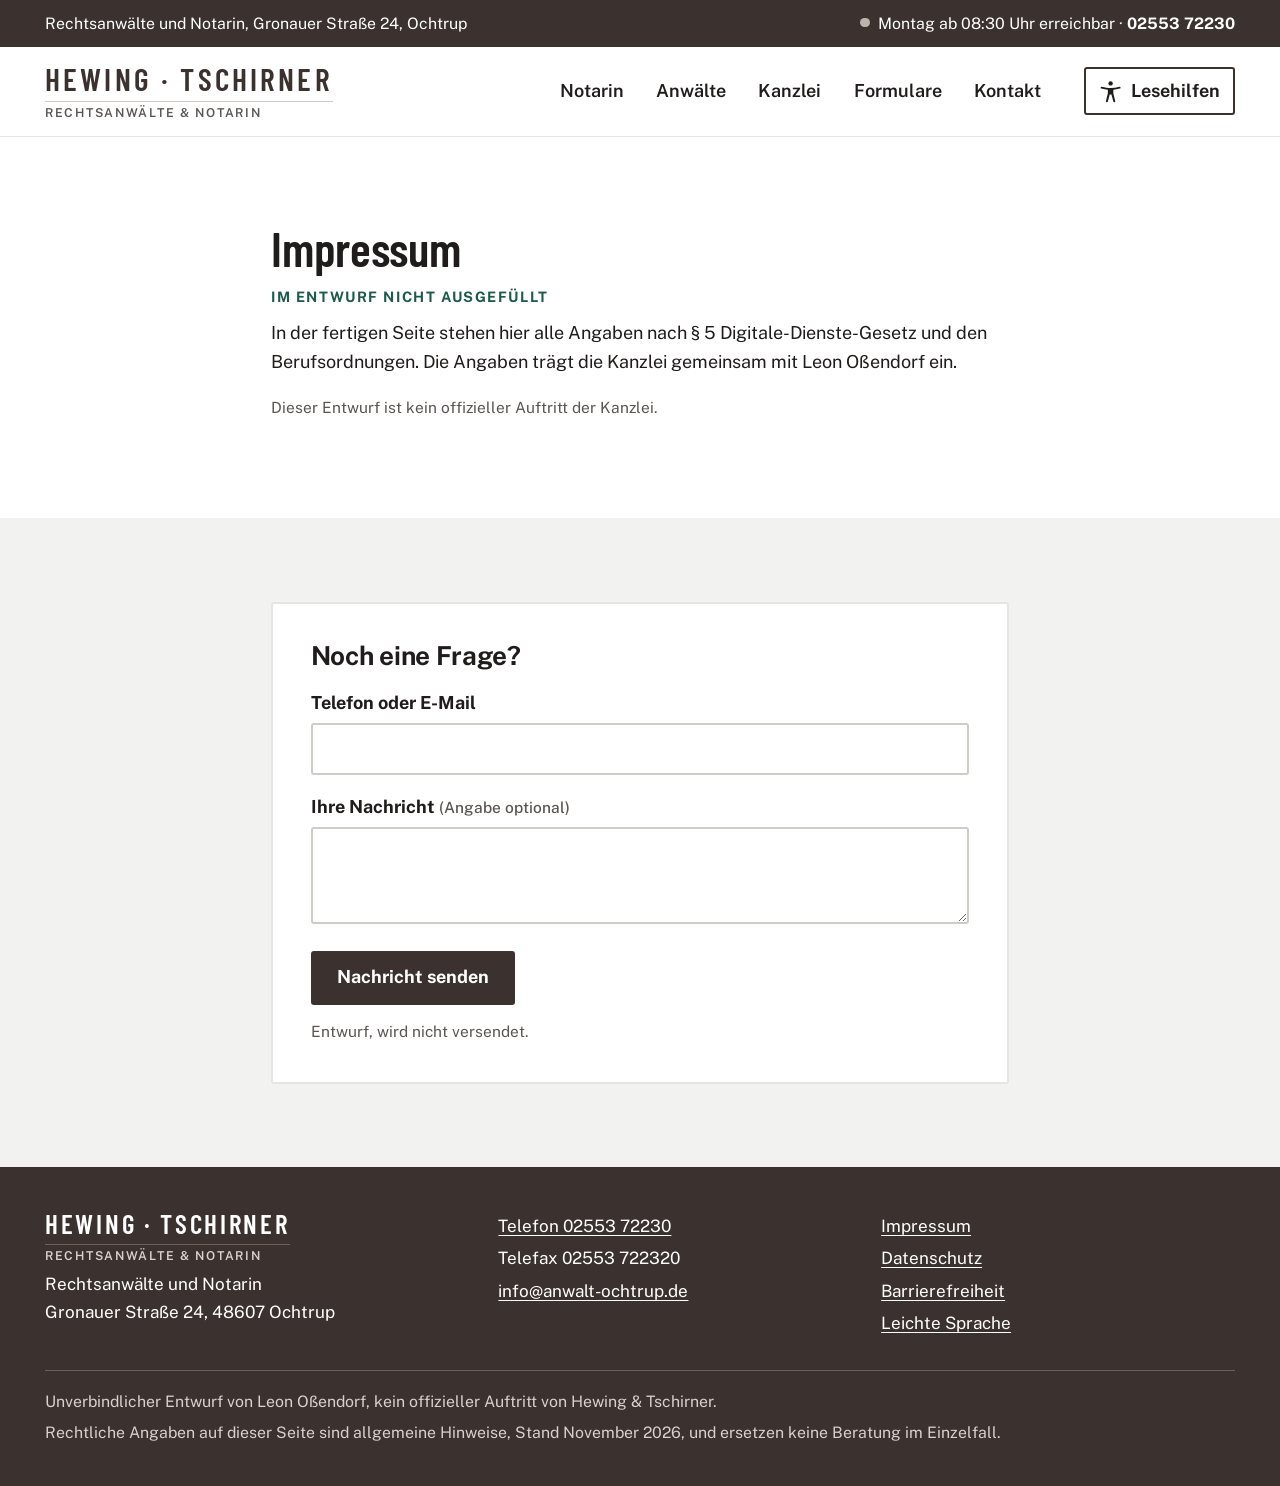
<file: impressum.html>
<!doctype html>
<html lang="de-DE">
<head>
<meta charset="utf-8">
<meta name="viewport" content="width=device-width, initial-scale=1">
<title>Impressum, Hewing &amp; Tschirner (Entwurf)</title>
<meta name="description" content="Impressum: unverbindlicher Website-Entwurf für Hewing und Tschirner, Ochtrup.">
<meta name="robots" content="noindex,nofollow">
<link rel="icon" href="img/favicon.svg" type="image/svg+xml">
<link rel="preload" href="fonts/public-sans-var.woff2" as="font" type="font/woff2" crossorigin>
<link rel="preload" href="fonts/barlow-condensed-600.woff2" as="font" type="font/woff2" crossorigin>
<link rel="stylesheet" href="css/site.css">
<script>document.documentElement.classList.add('js')</script>
</head>
<body>
<a class="skip" href="#inhalt">Zum Inhalt springen</a>
<div class="kopfband" role="region" aria-label="Erreichbarkeit">
  <div class="wrap">
    <p class="ort">Rechtsanwälte und Notarin, Gronauer Straße 24, Ochtrup</p>
    <p data-offen="nein"><span class="status-punkt" aria-hidden="true"></span><span data-status>Telefon</span> · <a href="tel:+49255372230">02553 72230</a></p>
  </div>
</div>
<header class="kopf">
  <div class="wrap kopf-innen">
    <a class="marke" href="index.html" aria-label="Hewing und Tschirner, Rechtsanwälte und Notarin, zur Startseite">Hewing · Tschirner<small>Rechtsanwälte &amp; Notarin</small></a>
    <button type="button" class="menu-knopf" aria-expanded="false" aria-controls="hauptmenue">Menü</button>
    <nav class="nav" id="hauptmenue" aria-label="Hauptmenü">
      <ul>
        <li><a href="index.html#notarin">Notarin</a></li>
        <li><a href="index.html#anwaelte">Anwälte</a></li>
        <li><a href="index.html#kanzlei">Kanzlei</a></li>
        <li><a href="index.html#formulare">Formulare</a></li>
        <li><a href="index.html#kontakt">Kontakt</a></li>
      </ul>
    </nav>
    <button type="button" class="hilfe-knopf" aria-expanded="false" aria-controls="lesehilfen" aria-label="Barrierefreiheit: Lesehilfen öffnen"><svg viewBox="0 0 24 24" aria-hidden="true" fill="currentColor"><circle cx="12" cy="4.2" r="2.1"/><path d="M3.6 7.3c-.5-.1-1 .2-1.1.7s.2 1 .7 1.1c2.2.6 4.3 1 6.2 1.1v3.3L7.6 21c-.1.5.2 1 .7 1.1.5.1 1-.2 1.1-.7l1.8-6.6h1.6l1.8 6.6c.1.5.6.8 1.1.7.5-.1.8-.6.7-1.1l-1.8-7.5v-3.3c1.9-.1 4-.5 6.2-1.1.5-.1.8-.6.7-1.1s-.6-.8-1.1-.7c-5.8 1.6-10.6 1.6-16.8 0z"/></svg><span class="wort">Lesehilfen</span></button>
  </div>
  <div class="hilfe-panel" id="lesehilfen" hidden>
    <h2>Lesehilfen</h2>
    <div class="hilfe-zeile"><span id="sg">Schriftgröße</span>
      <div class="stufen" role="group" aria-labelledby="sg">
        <button type="button" data-schrift="0" aria-pressed="true">A<span class="nur-vorleser"> normal</span></button>
        <button type="button" data-schrift="1" aria-pressed="false">A+<span class="nur-vorleser"> größer</span></button>
        <button type="button" data-schrift="2" aria-pressed="false">A++<span class="nur-vorleser"> am größten</span></button>
      </div>
    </div>
    <div class="hilfe-zeile"><span id="h1">Hoher Kontrast</span><button type="button" class="schalter" data-klasse="kontrast" aria-labelledby="h1" aria-pressed="false">Aus</button></div>
    <div class="hilfe-zeile"><span id="h2">Mehr Zeilenabstand</span><button type="button" class="schalter" data-klasse="luftig" aria-labelledby="h2" aria-pressed="false">Aus</button></div>
    <div class="hilfe-zeile"><span id="h3">Links hervorheben</span><button type="button" class="schalter" data-klasse="links" aria-labelledby="h3" aria-pressed="false">Aus</button></div>
    <div class="hilfe-zeile"><span id="h4">Bewegungen aus</span><button type="button" class="schalter" data-klasse="ruhig" aria-labelledby="h4" aria-pressed="false">Aus</button></div>
    <div class="hilfe-zeile"><span id="h5">Vorlesen</span><button type="button" class="schalter" data-vorlesen aria-labelledby="h5" aria-pressed="false">Aus</button></div>
    <div class="hilfe-links">
      <a href="leichte-sprache.html">Leichte Sprache</a>
      <a href="barrierefreiheit.html">Erklärung zur Barrierefreiheit</a>
    </div>
  </div>
</header>
<main id="inhalt" tabindex="-1" class="seite"><section class="abschnitt"><div class="wrap eng"><h1>Impressum</h1><p class="ueber">Im Entwurf nicht ausgefüllt</p>
<p>In der fertigen Seite stehen hier alle Angaben nach § 5 Digitale-Dienste-Gesetz und den Berufsordnungen. Die Angaben trägt die Kanzlei gemeinsam mit Leon Oßendorf ein.</p>
<p class="leise klein">Dieser Entwurf ist kein offizieller Auftritt der Kanzlei.</p></div></section><section class="abschnitt grau" aria-labelledby="k-h"><div class="wrap eng">
  <form class="formular" data-demo novalidate>
    <h2 class="nur-vorleser" id="k-h">Kontakt</h2>
    <h3>Noch eine Frage?</h3>
    <div class="feld"><label for="k-kontakt">Telefon oder E-Mail</label><input id="k-kontakt" name="kontakt" type="text" autocomplete="email" required aria-required="true"></div>
    <div class="feld"><label for="k-text">Ihre Nachricht <small>(Angabe optional)</small></label><textarea id="k-text" name="nachricht"></textarea></div>
    <p class="fehler" role="alert" hidden></p>
    <button class="knopf" type="submit">Nachricht senden</button>
    <p class="demo-hinweis">Entwurf, wird nicht versendet.</p>
  </form>
</div></section>
</main>
<footer class="fuss">
  <div class="wrap">
    <div class="fuss-raster">
      <div>
        <a class="marke" href="index.html">Hewing · Tschirner<small>Rechtsanwälte &amp; Notarin</small></a>
        <p>Rechtsanwälte und Notarin<br>Gronauer Straße 24, 48607 Ochtrup</p>
      </div>
      <ul>
        <li><a href="tel:+49255372230">Telefon 02553 72230</a></li>
        <li>Telefax 02553 722320</li>
        <li><a href="mailto:info@anwalt-ochtrup.de">info@anwalt-ochtrup.de</a></li>
      </ul>
      <ul>
        <li><a href="impressum.html">Impressum</a></li>
        <li><a href="datenschutz.html">Datenschutz</a></li>
        <li><a href="barrierefreiheit.html">Barrierefreiheit</a></li>
        <li><a href="leichte-sprache.html">Leichte Sprache</a></li>
      </ul>
    </div>
    <div class="entwurf-zeile">
      <p>Unverbindlicher Entwurf von Leon Oßendorf, kein offizieller Auftritt von Hewing &amp; Tschirner.</p>
      <p>Rechtliche Angaben auf dieser Seite sind allgemeine Hinweise, Stand November 2026, und ersetzen keine Beratung im Einzelfall.</p>
    </div>
  </div>
</footer>
<nav class="daumen" aria-label="Schnellzugriff">
  <a href="tel:+49255372230">Anrufen</a>
  <a href="index.html#kontakt">Anfrage</a>
</nav>
<script src="js/site.js"></script>
</body>
</html>
</file>
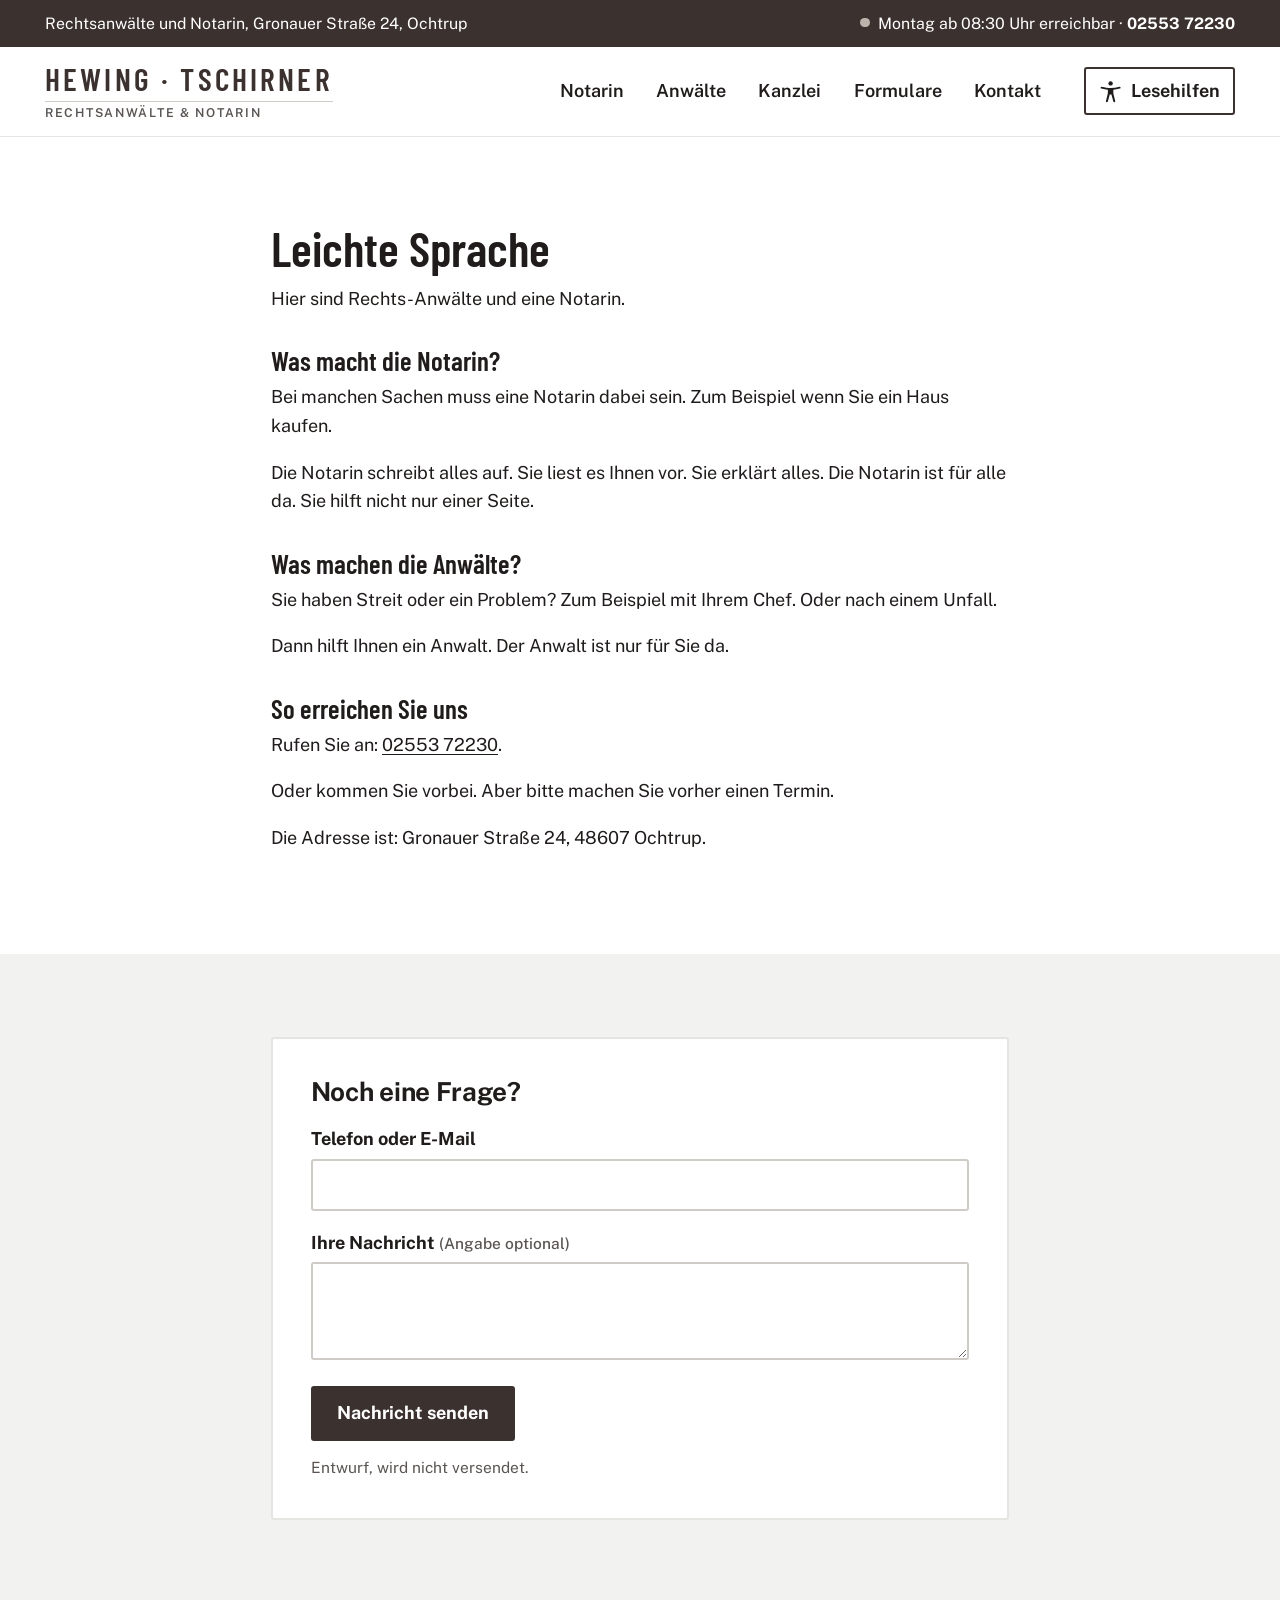
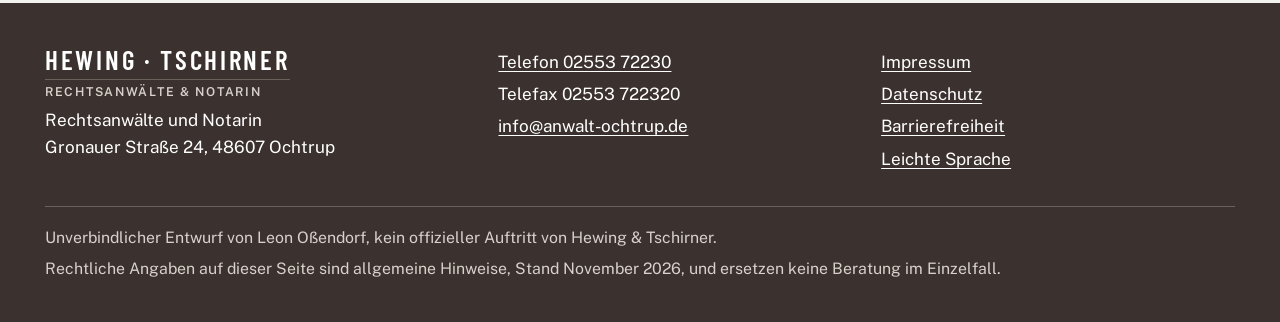
<file: leichte-sprache.html>
<!doctype html>
<html lang="de-DE">
<head>
<meta charset="utf-8">
<meta name="viewport" content="width=device-width, initial-scale=1">
<title>Leichte Sprache, Hewing &amp; Tschirner (Entwurf)</title>
<meta name="description" content="Leichte Sprache: unverbindlicher Website-Entwurf für Hewing und Tschirner, Ochtrup.">
<meta name="robots" content="noindex,nofollow">
<link rel="icon" href="img/favicon.svg" type="image/svg+xml">
<link rel="preload" href="fonts/public-sans-var.woff2" as="font" type="font/woff2" crossorigin>
<link rel="preload" href="fonts/barlow-condensed-600.woff2" as="font" type="font/woff2" crossorigin>
<link rel="stylesheet" href="css/site.css">
<script>document.documentElement.classList.add('js')</script>
</head>
<body>
<a class="skip" href="#inhalt">Zum Inhalt springen</a>
<div class="kopfband" role="region" aria-label="Erreichbarkeit">
  <div class="wrap">
    <p class="ort">Rechtsanwälte und Notarin, Gronauer Straße 24, Ochtrup</p>
    <p data-offen="nein"><span class="status-punkt" aria-hidden="true"></span><span data-status>Telefon</span> · <a href="tel:+49255372230">02553 72230</a></p>
  </div>
</div>
<header class="kopf">
  <div class="wrap kopf-innen">
    <a class="marke" href="index.html" aria-label="Hewing und Tschirner, Rechtsanwälte und Notarin, zur Startseite">Hewing · Tschirner<small>Rechtsanwälte &amp; Notarin</small></a>
    <button type="button" class="menu-knopf" aria-expanded="false" aria-controls="hauptmenue">Menü</button>
    <nav class="nav" id="hauptmenue" aria-label="Hauptmenü">
      <ul>
        <li><a href="index.html#notarin">Notarin</a></li>
        <li><a href="index.html#anwaelte">Anwälte</a></li>
        <li><a href="index.html#kanzlei">Kanzlei</a></li>
        <li><a href="index.html#formulare">Formulare</a></li>
        <li><a href="index.html#kontakt">Kontakt</a></li>
      </ul>
    </nav>
    <button type="button" class="hilfe-knopf" aria-expanded="false" aria-controls="lesehilfen" aria-label="Barrierefreiheit: Lesehilfen öffnen"><svg viewBox="0 0 24 24" aria-hidden="true" fill="currentColor"><circle cx="12" cy="4.2" r="2.1"/><path d="M3.6 7.3c-.5-.1-1 .2-1.1.7s.2 1 .7 1.1c2.2.6 4.3 1 6.2 1.1v3.3L7.6 21c-.1.5.2 1 .7 1.1.5.1 1-.2 1.1-.7l1.8-6.6h1.6l1.8 6.6c.1.5.6.8 1.1.7.5-.1.8-.6.7-1.1l-1.8-7.5v-3.3c1.9-.1 4-.5 6.2-1.1.5-.1.8-.6.7-1.1s-.6-.8-1.1-.7c-5.8 1.6-10.6 1.6-16.8 0z"/></svg><span class="wort">Lesehilfen</span></button>
  </div>
  <div class="hilfe-panel" id="lesehilfen" hidden>
    <h2>Lesehilfen</h2>
    <div class="hilfe-zeile"><span id="sg">Schriftgröße</span>
      <div class="stufen" role="group" aria-labelledby="sg">
        <button type="button" data-schrift="0" aria-pressed="true">A<span class="nur-vorleser"> normal</span></button>
        <button type="button" data-schrift="1" aria-pressed="false">A+<span class="nur-vorleser"> größer</span></button>
        <button type="button" data-schrift="2" aria-pressed="false">A++<span class="nur-vorleser"> am größten</span></button>
      </div>
    </div>
    <div class="hilfe-zeile"><span id="h1">Hoher Kontrast</span><button type="button" class="schalter" data-klasse="kontrast" aria-labelledby="h1" aria-pressed="false">Aus</button></div>
    <div class="hilfe-zeile"><span id="h2">Mehr Zeilenabstand</span><button type="button" class="schalter" data-klasse="luftig" aria-labelledby="h2" aria-pressed="false">Aus</button></div>
    <div class="hilfe-zeile"><span id="h3">Links hervorheben</span><button type="button" class="schalter" data-klasse="links" aria-labelledby="h3" aria-pressed="false">Aus</button></div>
    <div class="hilfe-zeile"><span id="h4">Bewegungen aus</span><button type="button" class="schalter" data-klasse="ruhig" aria-labelledby="h4" aria-pressed="false">Aus</button></div>
    <div class="hilfe-zeile"><span id="h5">Vorlesen</span><button type="button" class="schalter" data-vorlesen aria-labelledby="h5" aria-pressed="false">Aus</button></div>
    <div class="hilfe-links">
      <a href="leichte-sprache.html">Leichte Sprache</a>
      <a href="barrierefreiheit.html">Erklärung zur Barrierefreiheit</a>
    </div>
  </div>
</header>
<main id="inhalt" tabindex="-1" class="seite"><section class="abschnitt"><div class="wrap eng"><h1>Leichte Sprache</h1>
<p>Hier sind Rechts-Anwälte und eine Notarin.</p>
<h2>Was macht die Notarin?</h2>
<p>Bei manchen Sachen muss eine Notarin dabei sein. Zum Beispiel wenn Sie ein Haus kaufen.</p>
<p>Die Notarin schreibt alles auf. Sie liest es Ihnen vor. Sie erklärt alles. Die Notarin ist für alle da. Sie hilft nicht nur einer Seite.</p>
<h2>Was machen die Anwälte?</h2>
<p>Sie haben Streit oder ein Problem? Zum Beispiel mit Ihrem Chef. Oder nach einem Unfall.</p>
<p>Dann hilft Ihnen ein Anwalt. Der Anwalt ist nur für Sie da.</p>
<h2>So erreichen Sie uns</h2>
<p>Rufen Sie an: <a href="tel:+49255372230">02553 72230</a>.</p>
<p>Oder kommen Sie vorbei. Aber bitte machen Sie vorher einen Termin.</p>
<p>Die Adresse ist: Gronauer Straße 24, 48607 Ochtrup.</p></div></section><section class="abschnitt grau" aria-labelledby="k-h"><div class="wrap eng">
  <form class="formular" data-demo novalidate>
    <h2 class="nur-vorleser" id="k-h">Kontakt</h2>
    <h3>Noch eine Frage?</h3>
    <div class="feld"><label for="k-kontakt">Telefon oder E-Mail</label><input id="k-kontakt" name="kontakt" type="text" autocomplete="email" required aria-required="true"></div>
    <div class="feld"><label for="k-text">Ihre Nachricht <small>(Angabe optional)</small></label><textarea id="k-text" name="nachricht"></textarea></div>
    <p class="fehler" role="alert" hidden></p>
    <button class="knopf" type="submit">Nachricht senden</button>
    <p class="demo-hinweis">Entwurf, wird nicht versendet.</p>
  </form>
</div></section>
</main>
<footer class="fuss">
  <div class="wrap">
    <div class="fuss-raster">
      <div>
        <a class="marke" href="index.html">Hewing · Tschirner<small>Rechtsanwälte &amp; Notarin</small></a>
        <p>Rechtsanwälte und Notarin<br>Gronauer Straße 24, 48607 Ochtrup</p>
      </div>
      <ul>
        <li><a href="tel:+49255372230">Telefon 02553 72230</a></li>
        <li>Telefax 02553 722320</li>
        <li><a href="mailto:info@anwalt-ochtrup.de">info@anwalt-ochtrup.de</a></li>
      </ul>
      <ul>
        <li><a href="impressum.html">Impressum</a></li>
        <li><a href="datenschutz.html">Datenschutz</a></li>
        <li><a href="barrierefreiheit.html">Barrierefreiheit</a></li>
        <li><a href="leichte-sprache.html">Leichte Sprache</a></li>
      </ul>
    </div>
    <div class="entwurf-zeile">
      <p>Unverbindlicher Entwurf von Leon Oßendorf, kein offizieller Auftritt von Hewing &amp; Tschirner.</p>
      <p>Rechtliche Angaben auf dieser Seite sind allgemeine Hinweise, Stand November 2026, und ersetzen keine Beratung im Einzelfall.</p>
    </div>
  </div>
</footer>
<nav class="daumen" aria-label="Schnellzugriff">
  <a href="tel:+49255372230">Anrufen</a>
  <a href="index.html#kontakt">Anfrage</a>
</nav>
<script src="js/site.js"></script>
</body>
</html>
</file>
<file: css/site.css>
/* Hewing & Tschirner, Entwurf. Schriften liegen lokal, kein Dienst von außen. */
@font-face{font-family:"Public Sans";src:url(../fonts/public-sans-var.woff2) format("woff2");font-weight:100 900;font-style:normal;font-display:swap}
@font-face{font-family:"Newsreader";src:url(../fonts/newsreader.woff2) format("woff2");font-weight:200 800;font-style:normal;font-display:swap}
@font-face{font-family:"Barlow Condensed";src:url(../fonts/barlow-condensed-600.woff2) format("woff2");font-weight:600;font-style:normal;font-display:swap}

:root{
  --weiss:#fff; --flaeche:#f2f2f0; --flaeche-2:#e6e5e2;
  --tinte:#1f1c1b; --umbra:#3b312e; --umbra-2:#4f433f;
  --grau:#5a5552; --rand:#cfccc7; --gruen:#1e5a4c; --gruen-hell:#e3eeea; --frist:#8f2f1f;
  --auf-dunkel:#fff; --auf-dunkel-2:#d8d1cc; --rand-dunkel:#6c605b;
  --sans:"Public Sans","Segoe UI",system-ui,sans-serif;
  --schild:"Barlow Condensed","Arial Narrow",sans-serif;
  --breit:76rem; --abstand:clamp(1.15rem,4vw,2.5rem);
  --zeile:1.6;
}
html.kontrast{
  --flaeche:#fff; --flaeche-2:#fff; --tinte:#000; --umbra:#000; --umbra-2:#000; --grau:#000; --rand:#000;
  --gruen:#0b3b30; --gruen-hell:#fff; --auf-dunkel-2:#fff; --rand-dunkel:#fff;
}
html.luftig{--zeile:1.95}
html.schrift-1{font-size:125%}
html.schrift-2{font-size:143.75%}

*{box-sizing:border-box}
html{font-size:112.5%;-webkit-text-size-adjust:100%;scroll-behavior:smooth;scroll-padding-top:1rem}
body{margin:0;font-family:var(--sans);font-size:1rem;line-height:var(--zeile);color:var(--tinte);background:var(--weiss);overflow-wrap:break-word}
h1,h2,h3,h4{font-family:var(--sans);line-height:1.15;margin:0;letter-spacing:-.012em}
h1,h2{font-family:var(--schild);font-weight:600;letter-spacing:0}
h2{font-size:clamp(2.1rem,3.6vw,2.9rem);line-height:1.04}
h3{font-size:1.25rem;font-weight:680}
p{margin:0 0 1em}
ul,ol{margin:0;padding:0;list-style:none}
a{color:inherit;text-underline-offset:.18em;text-decoration-thickness:1px}
html.links a:not(.knopf){text-decoration:underline!important;text-decoration-thickness:2px!important;font-weight:650}
img,svg{max-width:100%;display:block}
button,input,textarea,select{font:inherit;color:inherit}
:focus-visible{outline:3px solid var(--gruen);outline-offset:3px;border-radius:2px}
.dunkel :focus-visible,.kopfband :focus-visible{outline-color:#9ed3c3}
.wrap{max-width:var(--breit);margin:0 auto;padding:0 var(--abstand)}
.eng{max-width:46rem}
.leise{color:var(--grau)}
.klein{font-size:.86rem}
.ueber{font-size:.8rem;font-weight:700;letter-spacing:.11em;text-transform:uppercase;color:var(--gruen);margin:0 0 .65rem}
.skip{position:absolute;left:1rem;top:-5rem;background:var(--umbra);color:#fff;padding:.7rem 1rem;z-index:50}
.skip:focus{top:1rem}
.nur-vorleser{position:absolute;width:1px;height:1px;overflow:hidden;clip:rect(0 0 0 0);white-space:nowrap}

/* Band oben */
.kopfband{background:var(--umbra);color:var(--auf-dunkel);font-size:.88rem}
.kopfband .wrap{display:flex;justify-content:space-between;gap:1rem;align-items:center;min-height:2.6rem}
.kopfband p{margin:0}
.kopfband a{font-weight:700;text-decoration:none;white-space:nowrap}
.kopfband .status-punkt{display:inline-block;width:.55rem;height:.55rem;border-radius:50%;background:#8fd0b9;margin-right:.45rem;vertical-align:.08em}
.kopfband [data-offen=nein] .status-punkt{background:#bdb3ad}

/* Kopf */
.kopf{position:relative;z-index:20;background:var(--weiss);border-bottom:1px solid var(--flaeche-2)}
.kopf-innen{display:flex;align-items:center;gap:1.6rem;padding-block:.9rem}
.marke{text-decoration:none;font-family:var(--schild);font-size:1.75rem;font-weight:600;letter-spacing:.1em;text-transform:uppercase;line-height:1;white-space:nowrap;color:var(--umbra)}
.marke small{display:block;font-family:var(--sans);font-size:.68rem;font-weight:600;letter-spacing:.14em;color:var(--grau);margin-top:.35rem;padding-top:.3rem;border-top:1px solid var(--rand)}
.nav{margin-left:auto}
.nav ul{display:flex;gap:.3rem}
.nav a{text-decoration:none;padding:.55rem .75rem;display:block;font-weight:600;border-radius:3px;transition:background .2s}
.nav a:hover{background:var(--flaeche)}
.hilfe-knopf,.menu-knopf{min-height:2.7rem;display:inline-flex;align-items:center;gap:.45rem;background:var(--weiss);border:2px solid var(--umbra);padding:.3rem .7rem;cursor:pointer;border-radius:3px;font-weight:650;transition:background .2s}
.hilfe-knopf:hover,.menu-knopf:hover{background:var(--flaeche)}
.hilfe-knopf svg{width:1.4rem;height:1.4rem;flex:none}
.menu-knopf{display:none}

/* Lesehilfen */
.hilfe-panel{position:absolute;right:max(var(--abstand),calc((100vw - var(--breit))/2 + var(--abstand)));top:calc(100% + .3rem);width:min(23rem,calc(100vw - 2.3rem));background:var(--weiss);border:2px solid var(--umbra);padding:1.1rem 1.2rem;z-index:30;box-shadow:0 16px 36px rgba(31,28,27,.18);border-radius:4px}
.hilfe-panel h2{font-size:1.25rem;margin-bottom:.6rem}
.hilfe-zeile{display:flex;justify-content:space-between;align-items:center;gap:.8rem;padding:.42rem 0;border-top:1px solid var(--flaeche-2)}
.stufen{display:flex;gap:.25rem}
.stufen button,.schalter{min-height:2.5rem;min-width:2.8rem;background:var(--weiss);border:2px solid var(--grau);cursor:pointer;border-radius:3px;font-weight:650}
.stufen button[aria-pressed=true],.schalter[aria-pressed=true]{background:var(--umbra);color:#fff;border-color:var(--umbra)}
.schalter{padding:0 .7rem}
.hilfe-links{display:flex;flex-direction:column;gap:.25rem;margin-top:.7rem;padding-top:.6rem;border-top:1px solid var(--flaeche-2)}

/* Knöpfe */
.knopf{display:inline-flex;align-items:center;justify-content:center;gap:.5rem;min-height:3rem;padding:.6rem 1.35rem;background:var(--umbra);color:#fff;border:2px solid var(--umbra);text-decoration:none;cursor:pointer;border-radius:3px;font-weight:700;transition:background .22s,border-color .22s,transform .22s}
.knopf:hover{background:var(--gruen);border-color:var(--gruen)}
.knopf.zweit{background:var(--weiss);color:var(--umbra)}
.knopf.zweit:hover{background:var(--flaeche);color:var(--umbra);border-color:var(--umbra)}
.knopf .pfeil{transition:transform .25s}
.knopf:hover .pfeil{transform:translateX(3px)}

/* Erster Bildschirm: Füller im Lampenlicht (Beispielbild), ein Satz, zwei Wege */
.start{position:relative;overflow:hidden;background:#0e0a09;color:#fff;isolation:isolate;min-height:max(34rem,calc(100vh - 8.4rem));display:flex;flex-direction:column}
.start-bild{position:absolute;inset:0;z-index:-1}
.start-bild img{width:100%;height:100%;object-fit:cover;object-position:46% 60%}
.start-bild::after{content:"";position:absolute;inset:0;background:linear-gradient(90deg,rgba(14,10,9,.55) 0%,rgba(14,10,9,.25) 40%,rgba(14,10,9,0) 60%),linear-gradient(0deg,rgba(14,10,9,.6),rgba(14,10,9,0) 28%)}
.start-text{flex:1;display:flex;flex-direction:column;justify-content:center;width:100%;padding-block:4rem 3rem}
.start h1{font-family:"Newsreader",Georgia,serif;font-weight:380;font-size:clamp(2.6rem,5.2vw,4.9rem);line-height:1.04;letter-spacing:-.01em;max-width:10.5em;text-wrap:balance}
.start-satz{font-size:1.12rem;line-height:1.55;color:#efe8e3;max-width:34rem;margin:1.3rem 0 0}
.beispielbild{position:absolute;right:.9rem;bottom:.6rem;margin:0;font-size:.7rem;color:rgba(255,255,255,.66);z-index:2}
@media (prefers-reduced-motion:no-preference){
  .start-bild img{animation:start-bild 2.4s cubic-bezier(.2,.7,.2,1) both}
  .start h1,.start-satz{animation:start-text .9s cubic-bezier(.2,.7,.2,1) both}
  .start-satz{animation-delay:.18s}
}
@keyframes start-bild{from{transform:scale(1.06);opacity:.4}to{transform:none;opacity:1}}
@keyframes start-text{from{opacity:0;transform:translateY(.8rem)}to{opacity:1;transform:none}}
.start-wege{position:relative;z-index:2;border-top:1px solid rgba(255,255,255,.22)}
.start-wege .wrap{display:grid;grid-template-columns:1fr 1fr}
.start-wege a{display:block;padding:1.05rem 1.5rem 1.15rem 0;text-decoration:none;font-family:var(--schild);font-weight:600;font-size:1.75rem;line-height:1.1;color:#fff}
.start-wege a+a{padding-left:1.5rem;border-left:1px solid rgba(255,255,255,.22)}
.start-wege small{display:block;font-family:var(--sans);font-weight:500;font-size:.86rem;color:#ddd5cf;margin-bottom:.2rem}
.start-wege a span{display:inline-block;transition:transform .25s}
.start-wege a:hover span{transform:translateX(.35rem)}
.start-wege a:hover{color:#bfe5d8}
.start :focus-visible{outline-color:#bfe5d8}

/* Abschnitte */
.abschnitt{padding-block:clamp(3.2rem,6.5vw,5.4rem)}
.abschnitt.grau{background:var(--flaeche)}
.kopfzeile{max-width:48rem;margin-bottom:2rem}
.kopfzeile h2{margin-bottom:.6rem}
.kopfzeile p:last-child{margin-bottom:0}
.hinweis-zeile{display:flex;gap:.8rem;align-items:flex-start;background:var(--gruen-hell);border-left:4px solid var(--gruen);padding:.85rem 1rem;margin-top:2rem;max-width:56rem}
.hinweis-zeile p{margin:0}

/* Notartermin */
.termin{display:grid;grid-template-columns:17rem minmax(0,1fr);gap:1.4rem;align-items:start}
.reiter{display:flex;flex-direction:column;gap:.35rem}
.reiter button{all:unset;box-sizing:border-box;cursor:pointer;display:block;padding:.85rem 1rem;font-weight:700;line-height:1.25;background:var(--weiss);border:2px solid var(--flaeche-2);border-radius:3px;transition:background .2s,border-color .2s}
.reiter button small{display:block;font-weight:500;font-size:.84rem;color:var(--grau);margin-top:.15rem}
.reiter button:hover{border-color:var(--umbra)}
.reiter button[aria-selected=true]{background:var(--umbra);color:#fff;border-color:var(--umbra)}
.reiter button[aria-selected=true] small{color:var(--auf-dunkel-2)}
.reiter button:focus-visible{outline:3px solid var(--gruen);outline-offset:2px}
.blatt{background:var(--weiss);border:2px solid var(--flaeche-2);border-radius:3px;padding:clamp(1.3rem,3vw,2.3rem);min-width:0}
.js .blatt[hidden]{display:none}
.blatt h3{font-size:1.6rem;margin-bottom:.4rem}
.blatt-teil{display:grid;grid-template-columns:1fr 1fr;gap:1.6rem 2.4rem;margin-top:1.4rem}
.blatt h4{font-size:.8rem;letter-spacing:.11em;text-transform:uppercase;font-weight:700;color:var(--grau);margin:0 0 .75rem}
.schritte{counter-reset:s}
.schritte li{counter-increment:s;display:grid;grid-template-columns:2.1rem 1fr;gap:.1rem .45rem;padding-bottom:.85rem}
.schritte li::before{content:counter(s);font-family:var(--schild);font-weight:600;font-size:1.7rem;line-height:1;color:var(--gruen)}
.schritte b{display:block}
.haken li{border-top:1px solid var(--flaeche-2)}
.haken label{display:grid;grid-template-columns:1.6rem 1fr;gap:.55rem;padding:.48rem 0;cursor:pointer;align-items:start}
.haken input{width:1.45rem;height:1.45rem;margin:.08rem 0 0;accent-color:var(--gruen)}
.gut{margin-top:1.2rem;font-size:.94rem}
.gut p{margin-bottom:.4rem}
.blatt-knoepfe{display:flex;flex-wrap:wrap;gap:.7rem;margin-top:1.3rem}
.frist-hinweis{background:#f7e9e5;border-left:4px solid var(--frist);padding:.7rem .9rem;margin:.9rem 0 0}
html.kontrast .frist-hinweis{background:#fff}
.druck-kopf{display:none}
.weitere{display:grid;grid-template-columns:auto 1fr auto;gap:.6rem 1.4rem;align-items:center;margin-top:1.4rem;padding:1.1rem 1.3rem;background:var(--weiss);border:2px solid var(--flaeche-2);border-radius:3px}
.weitere h3{font-size:1.05rem;white-space:nowrap}
.weitere ul{display:flex;flex-wrap:wrap;gap:.4rem}
.weitere li{background:var(--flaeche);padding:.25rem .65rem;border-radius:3px;font-size:.94rem}
.weitere a{font-weight:650;white-space:nowrap}

/* Rechtsgebiete */
.gebiete-raster{display:grid;grid-template-columns:minmax(0,1fr) 21rem;gap:clamp(2rem,4vw,3.5rem);align-items:start}
.gebiete{display:grid;grid-template-columns:1fr 1fr;gap:1.6rem 2.6rem}
.gebiete li{display:flex;flex-direction:column;scroll-margin-top:1rem}
.gebiete li:target h3{color:var(--gruen);text-decoration:underline;text-decoration-thickness:3px;text-underline-offset:.25em}
.gebiete li.gross{grid-column:1 / -1}
.gebiete h3{font-family:var(--schild);font-weight:600;font-size:1.65rem;margin-bottom:.25rem}
.gebiete p{margin:0 0 .5rem;color:var(--grau);flex:1}
.gebiete a{font-weight:650;font-size:.94rem}
.fristen{background:var(--umbra);color:var(--auf-dunkel);padding:1.4rem 1.4rem .7rem;border-radius:3px}
.fristen h3{font-size:1.3rem;margin-bottom:.25rem}
.fristen>p{font-size:.94rem;color:var(--auf-dunkel-2)}
.fristen li{padding:.75rem 0;border-top:1px solid var(--rand-dunkel);display:grid;grid-template-columns:5.6rem 1fr;gap:.8rem;align-items:baseline}
.fristen b{font-size:1.25rem;font-weight:750;white-space:nowrap}
.fristen span{font-size:.92rem;color:var(--auf-dunkel-2);line-height:1.4}

/* Kanzlei */
.personen{display:grid;grid-template-columns:1.2fr 1fr;gap:clamp(1.6rem,4vw,3.5rem)}
.person{background:var(--weiss);border-top:5px solid var(--umbra);padding-top:1rem}
.person h3{font-size:clamp(1.55rem,2.6vw,2rem)}
.person .amt{color:var(--gruen);font-weight:700;margin:.15rem 0 .8rem}
.person dl{margin:1rem 0 0;display:grid;grid-template-columns:auto 1fr;gap:.35rem 1rem;font-size:.95rem}
.person dt{font-weight:700;white-space:nowrap;font-variant-numeric:tabular-nums}
.person dd{margin:0;color:var(--grau)}
.dunkel{background:var(--umbra);color:var(--auf-dunkel)}
.dunkel .ueber{color:#9ed3c3}
.dunkel .leise{color:var(--auf-dunkel-2)}
.folge{display:grid;grid-template-columns:repeat(5,minmax(0,1fr));gap:0 1.4rem;margin-top:2.2rem;border-top:3px solid rgba(255,255,255,.35)}
.folge li{position:relative;padding-top:1.3rem}
.folge li::before{content:"";position:absolute;top:-.6rem;left:0;width:.9rem;height:.9rem;border-radius:50%;background:var(--umbra);border:3px solid #fff}
.folge li:last-child::before{background:#bfe5d8;border-color:#bfe5d8}
.folge time{display:block;font-family:var(--schild);font-weight:600;font-size:3rem;line-height:1}
.folge b{display:block;font-size:1.05rem;line-height:1.25;margin:.55rem 0 .3rem}
.folge span{display:block;font-size:.9rem;line-height:1.42;color:var(--auf-dunkel-2)}
.mitarbeit{display:grid;grid-template-columns:1fr auto;gap:1rem 2rem;align-items:center;margin-top:2.6rem;padding:1.3rem 1.4rem;background:var(--flaeche);border-radius:3px}
.mitarbeit h3{margin-bottom:.25rem}
.mitarbeit p{margin:0;color:var(--grau)}

/* Formulare und Kosten */
.zwei-spalten{display:grid;grid-template-columns:minmax(0,1fr) minmax(0,1.25fr);gap:clamp(2rem,5vw,4.5rem);align-items:start}
.formulare li{border-top:1px solid var(--rand)}
.formulare li:last-child{border-bottom:1px solid var(--rand)}
.formulare a{display:grid;grid-template-columns:1fr auto;gap:.1rem 1rem;align-items:center;padding:.8rem 0;text-decoration:none;min-height:3rem}
.formulare a b{font-weight:680}
.formulare a small{grid-column:1;color:var(--grau);font-size:.88rem}
.formulare a::after{content:"\2192";grid-row:1 / span 2;grid-column:2;font-weight:700;transition:transform .25s}
.formulare a:hover::after{transform:translateX(3px)}
.fragen details{border-top:1px solid var(--rand)}
.fragen details:last-child{border-bottom:1px solid var(--rand)}
.fragen summary{cursor:pointer;padding:.95rem 0;font-weight:680;font-size:1.08rem;line-height:1.3;list-style:none;display:flex;justify-content:space-between;gap:1rem;align-items:baseline}
.fragen summary::-webkit-details-marker{display:none}
.fragen summary::after{content:"+";font-size:1.3rem;font-weight:500;transition:transform .25s}
.fragen details[open] summary::after{transform:rotate(45deg)}
.fragen .antwort{padding-bottom:.6rem}

/* Kontakt und Formulare */
.kontakt-raster{display:grid;grid-template-columns:minmax(0,21rem) minmax(0,1fr);gap:clamp(2rem,5vw,4.5rem);align-items:start}
.kontakt-daten h2{margin-bottom:1rem}
.tel-gross{font-size:1.9rem;font-weight:750;text-decoration:none;display:inline-block;line-height:1.1;margin-bottom:.4rem}
.zeiten{border-collapse:collapse;width:100%;margin:1rem 0 .4rem;font-size:.95rem}
.zeiten th{text-align:left;font-weight:600;padding:.35rem .8rem .35rem 0;white-space:nowrap;vertical-align:top}
.zeiten td{padding:.35rem 0}
.zeiten tr{border-top:1px solid var(--rand)}
.zeiten tr.heute{background:var(--gruen-hell)}
.zeiten tr.heute th{padding-left:.4rem}
.status{min-height:1.6em;font-weight:600;margin:.1rem 0 .6rem}
.formular{background:var(--weiss);border:2px solid var(--flaeche-2);border-radius:3px;padding:clamp(1.2rem,3vw,2.1rem)}
.formular h3{font-size:1.45rem;margin-bottom:1rem}
fieldset{border:0;padding:0;margin:0 0 1.1rem;min-width:0}
legend{font-weight:700;padding:0;margin-bottom:.35rem}
.gruppe-name{display:block;font-size:.84rem;color:var(--grau);font-weight:600;margin:.55rem 0 .3rem}
.chips{display:flex;flex-wrap:wrap;gap:.4rem}
.chips label{position:relative;cursor:pointer}
.chips input{position:absolute;opacity:0;width:100%;height:100%;margin:0;cursor:pointer}
.chips span{display:inline-flex;align-items:center;min-height:2.6rem;padding:.3rem .85rem;background:var(--weiss);border:2px solid var(--rand);border-radius:3px;line-height:1.2;font-weight:600;transition:background .2s,color .2s,border-color .2s}
.chips label:hover span{border-color:var(--umbra)}
.chips input:checked+span{background:var(--umbra);border-color:var(--umbra);color:#fff}
.chips input:focus-visible+span{outline:3px solid var(--gruen);outline-offset:2px}
.feld{margin-bottom:1rem}
.feld label{display:block;font-weight:700;margin-bottom:.25rem}
.feld label small{font-weight:500;color:var(--grau);font-size:.86rem}
.feld input,.feld textarea,.feld select{width:100%;min-height:2.9rem;padding:.55rem .7rem;background:#fff;color:var(--tinte);border:2px solid var(--rand);border-radius:3px}
.feld input:focus,.feld textarea:focus,.feld select:focus{border-color:var(--umbra)}
.feld textarea{min-height:5.4rem;resize:vertical}
.feld ::placeholder{color:#6d6763;opacity:1}
.zwei{display:grid;grid-template-columns:1fr 1fr;gap:0 1rem}
.drei{display:grid;grid-template-columns:2fr 1fr 1.4fr;gap:0 1rem}
.fehler{color:var(--frist);font-weight:700;margin:0 0 .7rem}
.demo-hinweis{font-size:.86rem;color:var(--grau);margin:.8rem 0 0}
.erfolg{border-left:4px solid var(--gruen);background:var(--gruen-hell);padding:.8rem 1rem}
.erfolg h3{margin-bottom:.4rem}

/* Datenblatt */
.datenblatt fieldset{border-top:2px solid var(--flaeche-2);padding-top:1.3rem;margin-bottom:1.4rem}
.datenblatt legend{display:flex;gap:.7rem;align-items:center;font-size:1.25rem;padding-right:.6rem}
.datenblatt legend .nr{font-family:var(--schild);font-weight:600;font-size:2rem;line-height:1;color:var(--gruen)}
.datenblatt .erklaer{color:var(--grau);font-size:.94rem;margin:-.1rem 0 .9rem}
.demo-band{background:var(--gruen-hell);border-left:4px solid var(--gruen);padding:.8rem 1rem;margin:1.2rem 0 1.6rem}
.demo-band p{margin:0}

/* Fuß */
.fuss{background:var(--umbra);color:var(--auf-dunkel);padding-block:2.4rem 2rem;font-size:.95rem}
.fuss-raster{display:grid;grid-template-columns:1.2fr 1fr 1fr;gap:1.6rem}
.fuss .marke{color:#fff;font-size:1.5rem;display:inline-block;margin-bottom:.5rem}
.fuss .marke small{color:var(--auf-dunkel-2);border-color:var(--rand-dunkel)}
.fuss li{padding:.14rem 0}
.entwurf-zeile{border-top:1px solid var(--rand-dunkel);margin-top:1.5rem;padding-top:1rem;color:var(--auf-dunkel-2);font-size:.88rem}
.entwurf-zeile p{margin-bottom:.3rem}
.daumen{display:none}

/* Unterseiten */
.seite h1{font-size:clamp(2rem,4vw,2.7rem);margin-bottom:.5rem}
.seite h2{font-size:1.5rem;margin:1.8rem 0 .5rem}
.seite ul.punkte{list-style:disc;padding-left:1.2rem;margin-bottom:1em}
.seite ul.punkte li{margin-bottom:.3rem}

/* Ruhiges Einblenden */
.js [data-zeigen]{opacity:0;transform:translateY(10px);transition:opacity .55s ease,transform .55s ease}
.js [data-zeigen].ist-da{opacity:1;transform:none}
.reiter-wechsel{animation:blatt .32s ease}
@keyframes blatt{from{opacity:.25;transform:translateY(5px)}to{opacity:1;transform:none}}
@media (prefers-reduced-motion:reduce){
  html{scroll-behavior:auto}
  *,*::before,*::after{animation:none!important;transition:none!important}
  .js [data-zeigen]{opacity:1;transform:none}
}
html.ruhig{scroll-behavior:auto}
html.ruhig *,html.ruhig *::before,html.ruhig *::after{animation:none!important;transition:none!important}
html.ruhig [data-zeigen]{opacity:1!important;transform:none!important}
html.kontrast .start-bild::after{background:rgba(0,0,0,.82)}

/* Mittlere Breite */
@media (max-width:1120px){
  .nav a{padding:.55rem .5rem}
  .gebiete-raster{grid-template-columns:1fr}
  .fristen ul{display:grid;grid-template-columns:1fr 1fr;gap:0 1.5rem}
}
@media (max-width:960px){
  .menu-knopf{display:inline-flex;margin-left:auto}
  .nav{position:absolute;left:0;right:0;top:100%;background:var(--weiss);border-block:1px solid var(--flaeche-2);display:none;margin:0;z-index:25}
  .nav.offen{display:block}
  .nav ul{flex-direction:column;gap:0;padding:.3rem var(--abstand)}
  .nav a{padding:.8rem 0;border-bottom:1px solid var(--flaeche)}
  .termin{grid-template-columns:1fr}
  .reiter{display:grid;grid-template-columns:repeat(2,minmax(0,1fr))}
  .reiter button{min-width:0;hyphens:auto;overflow-wrap:break-word}
  .personen,.kontakt-raster,.zwei-spalten{grid-template-columns:1fr}
  .weitere{grid-template-columns:1fr}
  .fuss-raster{grid-template-columns:1fr 1fr}
}
@media (max-width:640px){
  html{scroll-padding-top:.5rem}
  body{padding-bottom:4.1rem}
  .kopfband .ort{display:none}
  .kopfband{font-size:.8rem}
  .kopfband .wrap{justify-content:flex-end}
  .marke{font-size:1.3rem}
  .marke small{font-size:.6rem;letter-spacing:.06em}
  .menu-knopf,.hilfe-knopf{padding:.3rem .55rem}
  .reiter{grid-template-columns:1fr}
  .kopf-innen{gap:.5rem;padding-block:.7rem}
  .hilfe-knopf .wort{display:none}
  .start{min-height:calc(100svh - 7.6rem)}
  .start-bild img{object-position:50% 100%}
  .start-bild::after{background:linear-gradient(180deg,rgba(0,0,0,.2) 0%,rgba(0,0,0,0) 45%,rgba(14,10,9,.75) 100%)}
  .start-text{justify-content:flex-start;padding-top:2.4rem}
  .start h1{font-size:2.55rem}
  .start-satz{font-size:1rem}
  .beispielbild{bottom:auto;top:.5rem}
  .start-wege .wrap{grid-template-columns:1fr}
  .start-wege a{font-size:1.45rem;padding:.8rem 0}
  .start-wege a+a{padding-left:0;border-left:0;border-top:1px solid rgba(255,255,255,.28)}
  .gebiete{gap:1.3rem}
  .blatt-teil{grid-template-columns:1fr;gap:1.2rem}
  .gebiete{grid-template-columns:1fr}
  .fristen ul{grid-template-columns:1fr}
  .folge{grid-template-columns:1fr;border-top:0;border-left:3px solid rgba(255,255,255,.35);margin-left:.4rem}
  .folge li{display:grid;grid-template-columns:4.6rem 1fr;gap:0 .8rem;padding:0 0 1.3rem 1.2rem}
  .folge li::before{top:.35rem;left:-.62rem}
  .folge time{grid-row:1 / span 2;font-size:2.2rem}
  .folge b{margin-top:0}
  .mitarbeit{grid-template-columns:1fr}
  .zwei,.drei{grid-template-columns:1fr}
  .fuss-raster{grid-template-columns:1fr}
  .daumen{display:grid;grid-template-columns:1fr 1fr;position:fixed;left:0;right:0;bottom:0;z-index:40;background:var(--umbra);border-top:1px solid var(--rand-dunkel)}
  .daumen a{display:flex;align-items:center;justify-content:center;min-height:3.3rem;color:#fff;text-decoration:none;font-weight:700}
  .daumen a+a{border-left:1px solid var(--rand-dunkel)}
}

/* Merkblatt drucken */
@media print{
  html{font-size:11pt}
  body{background:#fff;color:#000;padding:0}
  body>*{display:none!important}
  body>main{display:block!important}
  main>*{display:none!important}
  main>#notarin{display:block!important;padding:0;background:#fff}
  #notarin .kopfzeile,#notarin .reiter,.blatt-knoepfe,#notarin .weitere,#notarin .hinweis-zeile{display:none!important}
  #notarin .wrap,.termin{display:block;max-width:none;padding:0}
  .blatt{border:0;padding:0}
  .blatt[hidden]{display:none!important}
  .druck-kopf{display:block;border-bottom:1pt solid #000;padding-bottom:6pt;margin-bottom:12pt;font-size:10pt}
  .druck-kopf b{font-family:var(--schild);font-size:15pt;font-weight:600;letter-spacing:.08em;text-transform:uppercase;display:block}
  .blatt-teil{grid-template-columns:1fr 1fr}
  .schritte li::before{color:#000}
  [data-zeigen]{opacity:1!important;transform:none!important}
}
</file>
